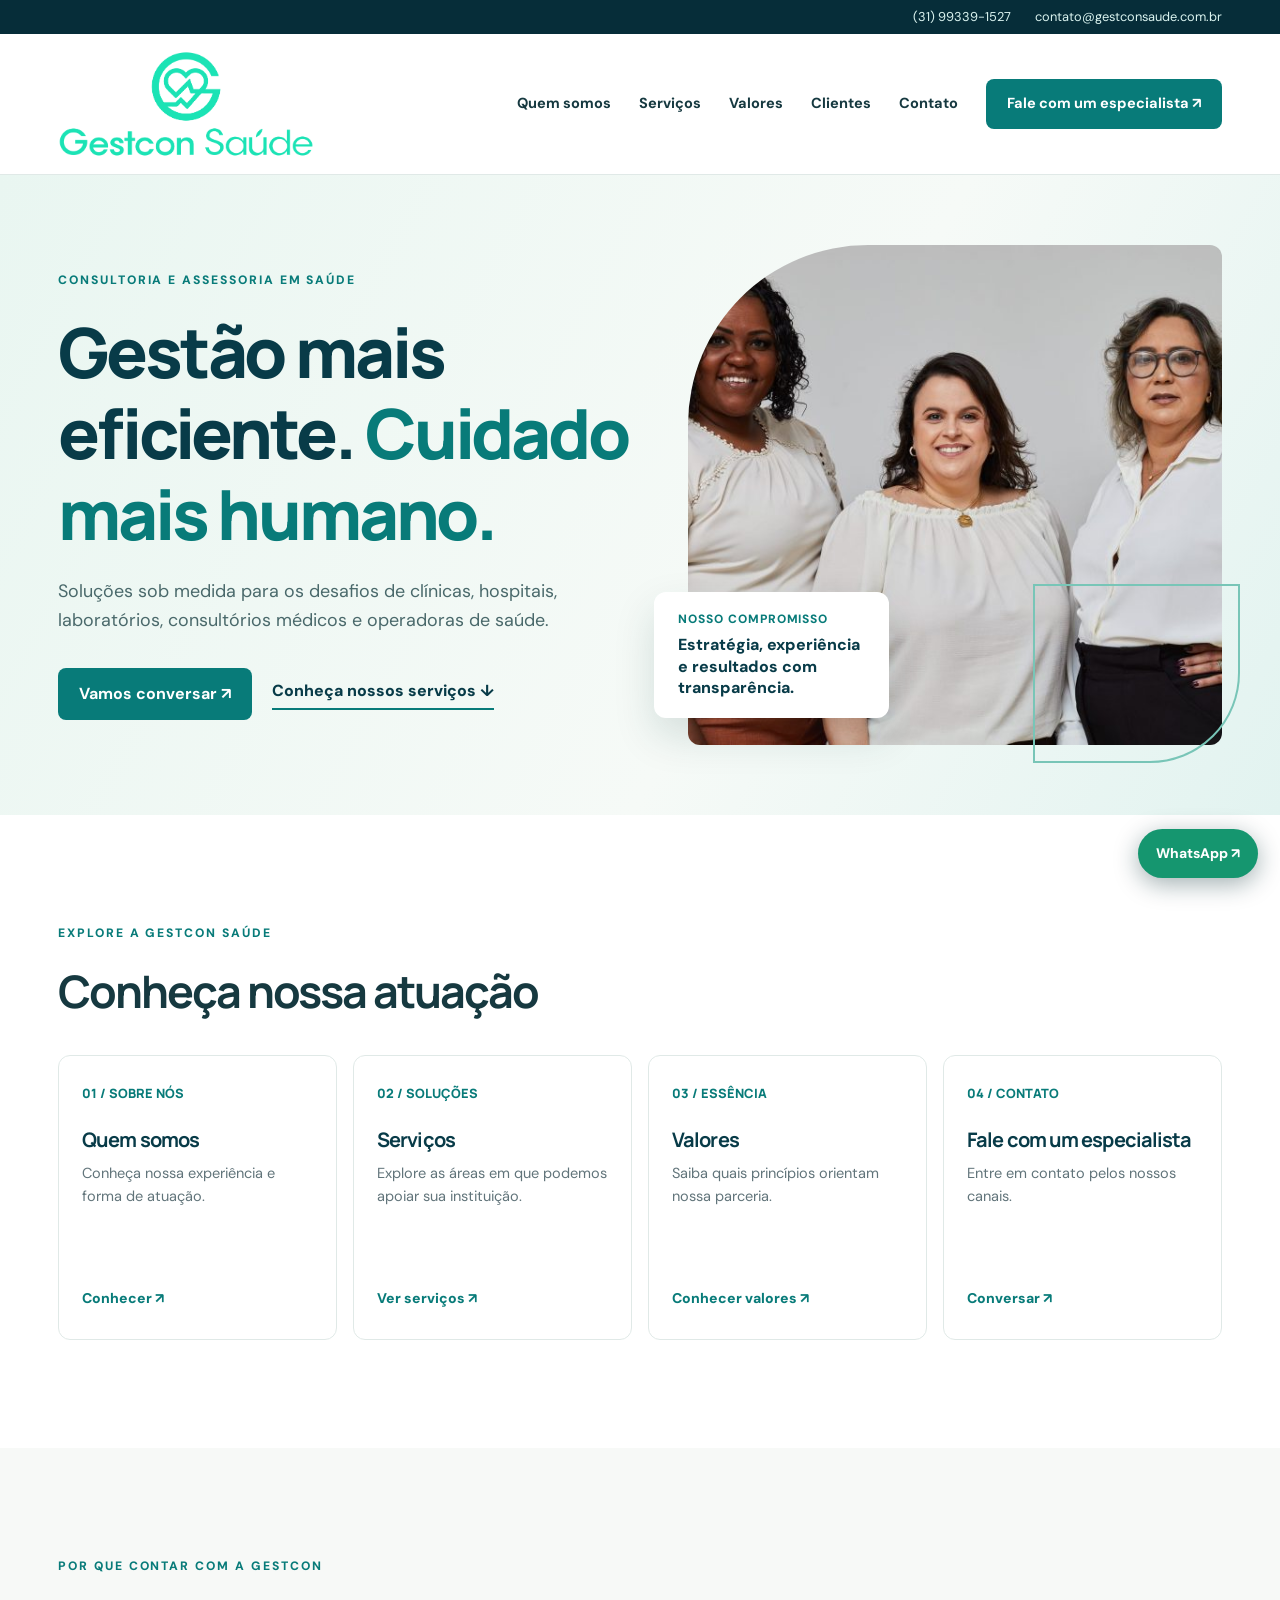
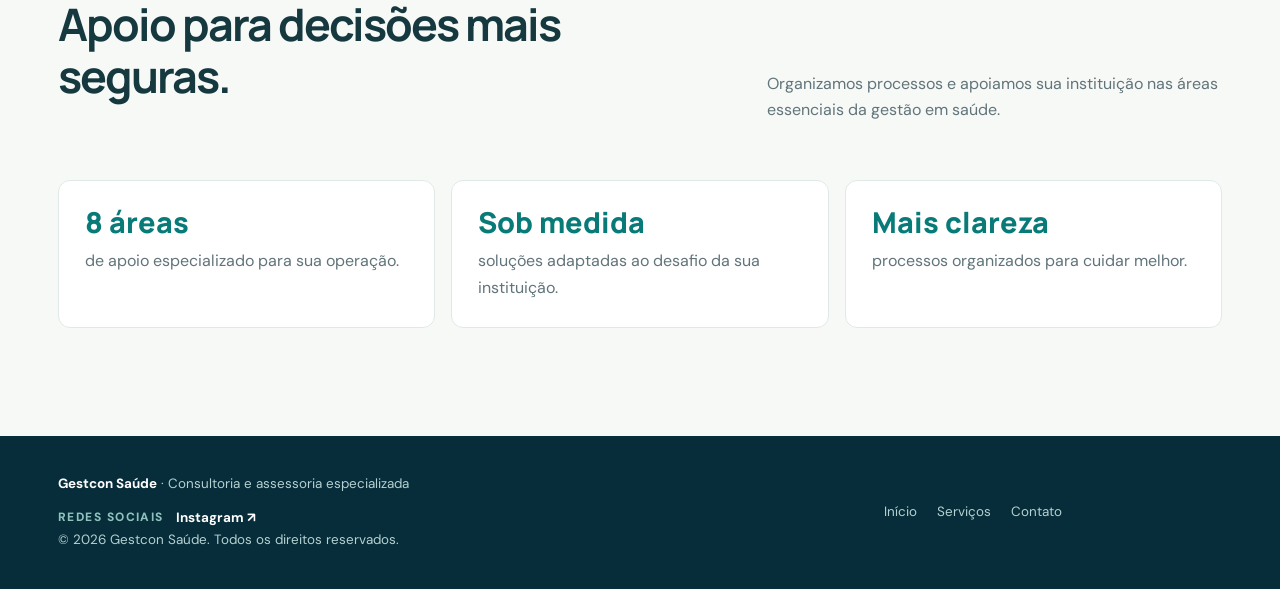
<file: index.html>
<!doctype html><html lang="pt-BR"><head><meta charset="utf-8"><meta name="viewport" content="width=device-width,initial-scale=1"><meta name="theme-color" content="#083b48"><meta name="description" content="Consultoria e assessoria em gestão de saúde para instituições de saúde."><title>Início | Gestcon Saúde</title><link rel="icon" type="image/png" href="favicon.png"><meta property="og:type" content="website"><meta property="og:locale" content="pt_BR"><meta property="og:site_name" content="Gestcon Saúde"><meta property="og:title" content="Início | Gestcon Saúde"><meta property="og:description" content="Consultoria e assessoria em gestão de saúde para instituições de saúde."><meta property="og:image" content="https://gestconsaude.com.br/hero-gestcon.jpg"><meta property="og:image:alt" content="Equipe da Gestcon Saúde"><meta name="twitter:card" content="summary_large_image"><link rel="canonical" href="https://gestconsaude.com.br/"><link rel="preconnect" href="https://fonts.googleapis.com"><link rel="preconnect" href="https://fonts.gstatic.com" crossorigin><link href="https://fonts.googleapis.com/css2?family=DM+Sans:wght@400;500;600;700&family=Manrope:wght@400;500;600;700;800&display=swap" rel="stylesheet"><link rel="stylesheet" href="styles.css"><link rel="stylesheet" href="home.css"><script type="application/ld+json">{"@context":"https://schema.org","@type":"Organization","name":"Gestcon Saúde","url":"https://gestconsaude.com.br/","logo":"https://gestconsaude.com.br/logo-gestcon-transparent.png","email":"contato@gestconsaude.com.br","telephone":"+55 31 99339-1527","description":"Consultoria e assessoria em gestão de saúde."}</script></head><body class="home-page"><a class="skip" href="#conteudo">Pular para o conteúdo</a><div class="top"><div class="wrap"><a href="tel:+5531993391527">(31) 99339-1527</a><a href="mailto:contato@gestconsaude.com.br">contato@gestconsaude.com.br</a></div></div><header><div class="wrap nav"><a class="brand" href="index.html" aria-label="Gestcon Saúde — início"><img class="logo" src="logo-gestcon-transparent.png" alt="Gestcon Saúde"></a><button class="menu-toggle" type="button" aria-label="Abrir menu" aria-expanded="false" aria-controls="navlinks">☰</button><nav class="links" id="navlinks" aria-label="Navegação principal"><a href="quem-somos.html">Quem somos</a><a href="servicos.html">Serviços</a><a href="valores.html">Valores</a><a href="quem-somos.html#clientes">Clientes</a><a href="fale-com-especialista.html">Contato</a><a class="btn" href="fale-com-especialista.html">Fale com um especialista ↗</a></nav></div></header><main id="conteudo"><section class="hero" id="inicio"><div class="wrap hero-grid"><div><div class="eyebrow">Consultoria e assessoria em saúde</div><h1>Gestão mais <span class="word-motion pulse-fast" tabindex="0">eficiente<span class="word-note" role="tooltip"><strong>eficiência</strong><span class="word-note-copy" data-text=" — substantivo. Capacidade de organizar processos, recursos e decisões para gerar melhores resultados na gestão da saúde."></span></span></span>. <em><span class="word-motion float-word" tabindex="0">Cuidado<span class="word-note" role="tooltip"><strong>cuidado</strong><span class="word-note-copy" data-text=" — substantivo. Atenção técnica e compromisso com pessoas, processos seguros e a qualidade da assistência."></span></span></span> mais <span class="word-motion pulse-slow" tabindex="0">humano<span class="word-note" role="tooltip"><strong>humano</strong><span class="word-note-copy" data-text=" — adjetivo. Gestão que escuta, respeita e aproxima resultados das necessidades reais de pacientes e equipes."></span></span></span>.</em></h1><p class="lead">Soluções sob medida para os desafios de clínicas, hospitais, laboratórios, consultórios médicos e operadoras de saúde.</p><div class="actions"><a class="btn" href="fale-com-especialista.html">Vamos conversar ↗</a><a class="textlink" href="servicos.html">Conheça nossos serviços ↓</a></div></div><div class="hero-art"><img src="hero-gestcon.jpg" alt="Equipe da Gestcon Saúde" loading="eager"><div class="float"><span>Nosso compromisso</span>Estratégia, experiência e resultados com transparência.</div></div></div></section><section class="section"><div class="wrap"><div class="eyebrow">Explore a Gestcon Saúde</div><h2>Conheça nossa atuação</h2><div class="cards"><article class="card"><span class="num">01 / SOBRE NÓS</span><h3>Quem somos</h3><p>Conheça nossa experiência e forma de atuação.</p><a href="quem-somos.html">Conhecer ↗</a></article><article class="card"><span class="num">02 / SOLUÇÕES</span><h3>Serviços</h3><p>Explore as áreas em que podemos apoiar sua instituição.</p><a href="servicos.html">Ver serviços ↗</a></article><article class="card"><span class="num">03 / ESSÊNCIA</span><h3>Valores</h3><p>Saiba quais princípios orientam nossa parceria.</p><a href="valores.html">Conhecer valores ↗</a></article><article class="card"><span class="num">04 / CONTATO</span><h3>Fale com um especialista</h3><p>Entre em contato pelos nossos canais.</p><a href="fale-com-especialista.html">Conversar ↗</a></article></div></div></section><section class="section proof"><div class="wrap"><div class="sectionhead"><div><div class="eyebrow">Por que contar com a Gestcon</div><h2>Apoio para decisões mais seguras.</h2></div><p>Organizamos processos e apoiamos sua instituição nas áreas essenciais da gestão em saúde.</p></div><div class="proof-grid"><div class="proof-item"><strong>8 áreas</strong><span>de apoio especializado para sua operação.</span></div><div class="proof-item"><strong>Sob medida</strong><span>soluções adaptadas ao desafio da sua instituição.</span></div><div class="proof-item"><strong>Mais clareza</strong><span>processos organizados para cuidar melhor.</span></div></div></div></section></main><footer class="footer"><div class="wrap"><div><strong>Gestcon Saúde</strong> · Consultoria e assessoria especializada<br><div class="socials"><span class="socials-label">Redes sociais</span><a class="social-link" href="https://www.instagram.com/gestconsaude/" target="_blank" rel="noopener noreferrer" aria-label="Instagram da Gestcon Saúde">Instagram ↗</a></div>© <span id="year">2026</span> Gestcon Saúde. Todos os direitos reservados.</div><nav aria-label="Links do rodapé"><a href="index.html">Início</a><a href="servicos.html">Serviços</a><a href="fale-com-especialista.html">Contato</a></nav></div></footer><a class="wa" href="https://api.whatsapp.com/send?phone=5531993391527&amp;text=Ol%C3%A1%21" target="_blank" rel="noopener noreferrer" aria-label="Fale conosco pelo WhatsApp">WhatsApp ↗</a><div class="exit-modal" id="exitModal" aria-hidden="true"><div class="exit-dialog" role="dialog" aria-modal="true" aria-labelledby="exitTitle"><button class="exit-close" type="button" aria-label="Fechar aviso">×</button><div class="eyebrow">Antes de você sair</div><h2 id="exitTitle">Uma gestão mais segura começa com uma boa orientação.</h2><p>Decisões sem apoio podem gerar retrabalho, desperdícios e riscos para sua instituição. A Gestcon Saúde ajuda você a transformar desafios em processos mais eficientes, cuidados e humanos.</p><a class="btn" href="fale-com-especialista.html">Falar com um especialista ↗</a></div></div><script src="site.js" defer></script></body></html>
</file>
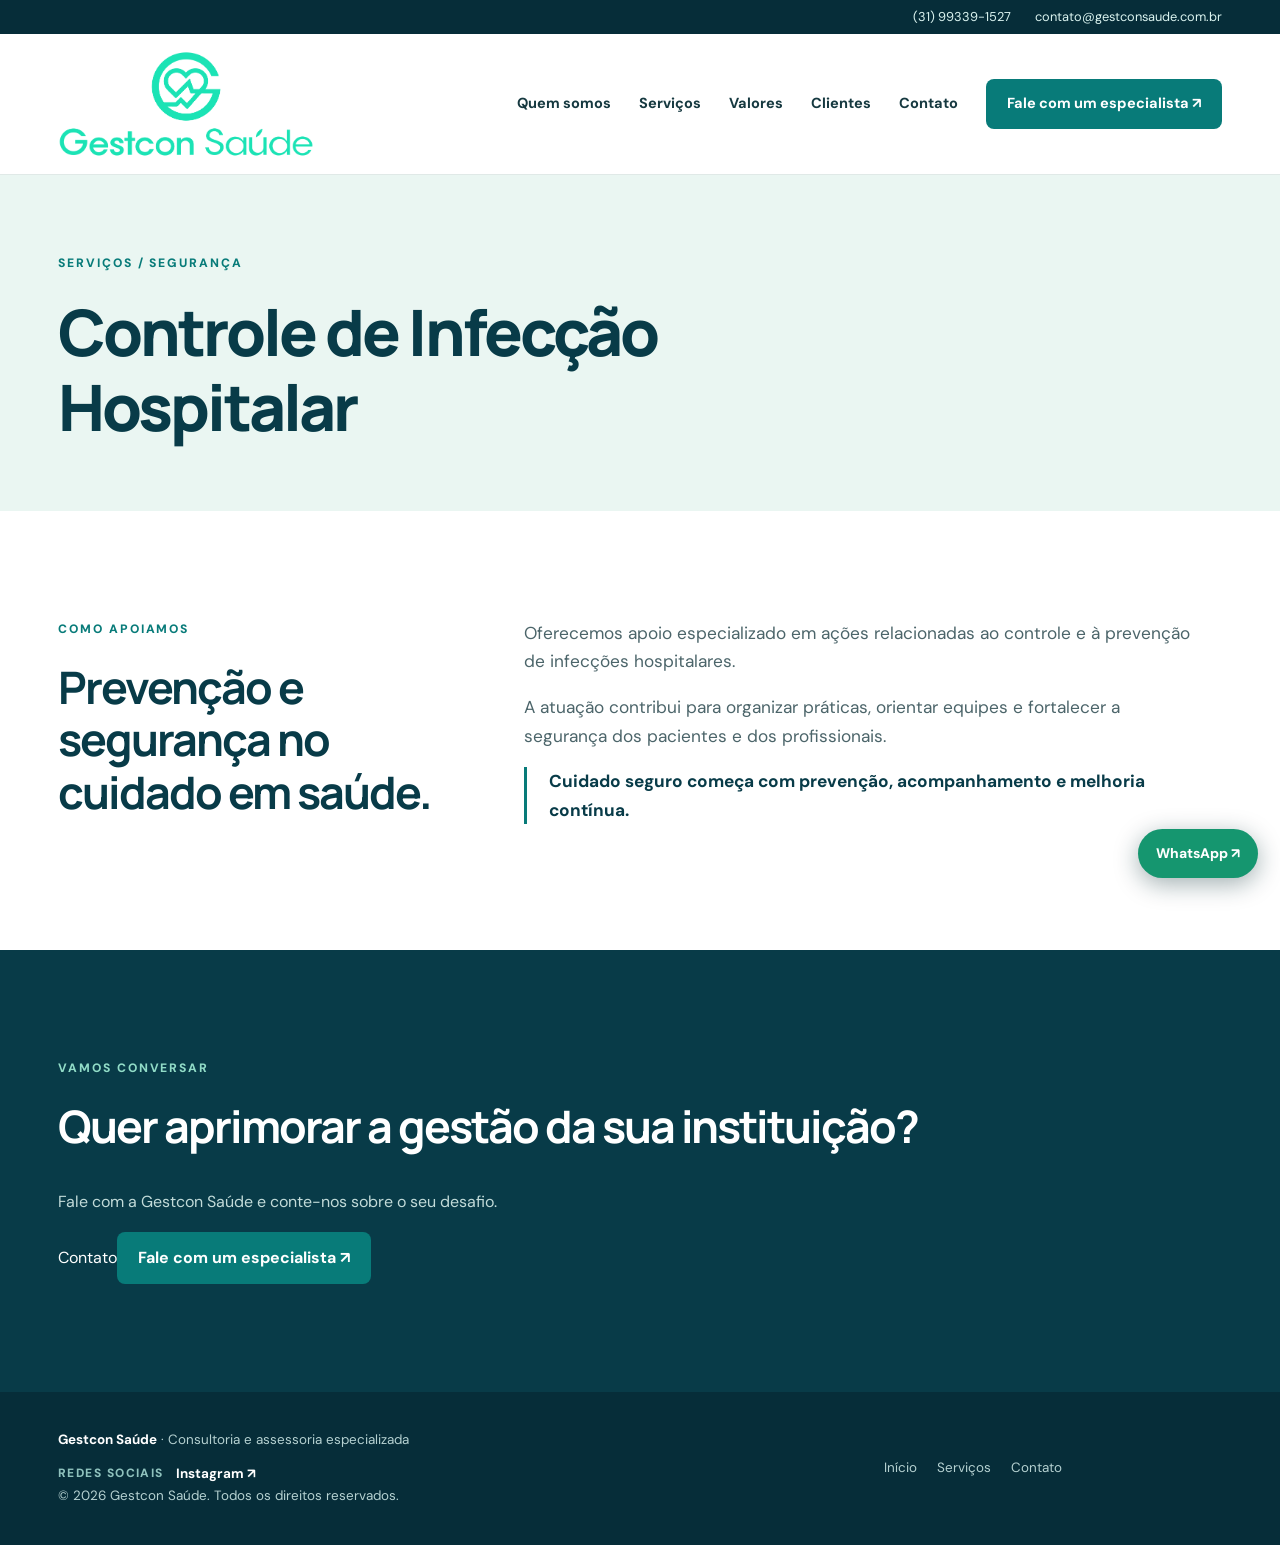
<file: controle-de-infeccao-hospitalar.html>
<!doctype html><html lang="pt-BR"><head><meta charset="utf-8"><meta name="viewport" content="width=device-width,initial-scale=1"><meta name="description" content="Controle de Infecção Hospitalar"><title>Controle de Infecção Hospitalar | Gestcon Saúde</title><link rel="icon" type="image/png" href="favicon.png"><meta property="og:type" content="website"><meta property="og:locale" content="pt_BR"><meta property="og:site_name" content="Gestcon Saúde"><meta property="og:title" content="Controle de Infecção Hospitalar | Gestcon Saúde"><meta property="og:description" content="Controle de Infecção Hospitalar"><meta property="og:image" content="https://gestconsaude.com.br/hero-gestcon.jpg"><meta property="og:image:alt" content="Equipe da Gestcon Saúde"><meta name="twitter:card" content="summary_large_image"><link rel="canonical" href="https://gestconsaude.com.br/controle-de-infeccao-hospitalar.html"><link rel="preconnect" href="https://fonts.googleapis.com"><link rel="preconnect" href="https://fonts.gstatic.com" crossorigin><link href="https://fonts.googleapis.com/css2?family=DM+Sans:wght@400;500;600;700&family=Manrope:wght@400;500;600;700;800&display=swap" rel="stylesheet"><link rel="stylesheet" href="styles.css"><link rel="stylesheet" href="inner-pages.css"></head><body class="inner-page"><a class="skip" href="#conteudo">Pular para o conteúdo</a><div class="top"><div class="wrap"><a href="tel:+5531993391527">(31) 99339-1527</a><a href="mailto:contato@gestconsaude.com.br">contato@gestconsaude.com.br</a></div></div><header><div class="wrap nav"><a class="brand" href="index.html"><img class="logo" src="logo-gestcon-transparent.png" alt="Gestcon Saúde"></a><button class="menu-toggle" type="button" aria-label="Abrir menu" aria-expanded="false">☰</button><nav class="links"><a href="quem-somos.html">Quem somos</a><a href="servicos.html">Serviços</a><a href="valores.html">Valores</a><a href="quem-somos.html#clientes">Clientes</a><a href="fale-com-especialista.html">Contato</a><a class="btn" href="fale-com-especialista.html">Fale com um especialista ↗</a></nav></div></header><main id="conteudo"><section class="intro"><div class="wrap"><div class="eyebrow">Serviços / Segurança</div><h1>Controle de Infecção Hospitalar</h1></div></section><section class="section"><div class="wrap content"><div><div class="eyebrow">Como apoiamos</div><h2>Prevenção e segurança no cuidado em saúde.</h2></div><div><p>Oferecemos apoio especializado em ações relacionadas ao controle e à prevenção de infecções hospitalares.</p><p>A atuação contribui para organizar práticas, orientar equipes e fortalecer a segurança dos pacientes e dos profissionais.</p><p class="quote">Cuidado seguro começa com prevenção, acompanhamento e melhoria contínua.</p></div></div></section><section class="section contact"><div class="wrap"><div class="eyebrow">Vamos conversar</div><h2>Quer aprimorar a gestão da sua instituição?</h2><p>Fale com a Gestcon Saúde e conte-nos sobre o seu desafio.</p><a href="fale-com-especialista.html">Contato</a><a class="btn" href="fale-com-especialista.html">Fale com um especialista ↗</a></div></section></main><footer class="footer"><div class="wrap"><div><strong>Gestcon Saúde</strong> · Consultoria e assessoria especializada<br><div class="socials"><span class="socials-label">Redes sociais</span><a class="social-link" href="https://www.instagram.com/gestconsaude/" target="_blank" rel="noopener noreferrer" aria-label="Instagram da Gestcon Saúde">Instagram ↗</a></div>© 2026 Gestcon Saúde. Todos os direitos reservados.</div><nav><a href="index.html">Início</a><a href="servicos.html">Serviços</a><a href="fale-com-especialista.html">Contato</a></nav></div></footer><a class="wa" href="https://api.whatsapp.com/send?phone=5531993391527&amp;text=Ol%C3%A1%21" target="_blank" rel="noopener noreferrer">WhatsApp ↗</a><script src="site.js" defer></script></body></html>
</file>
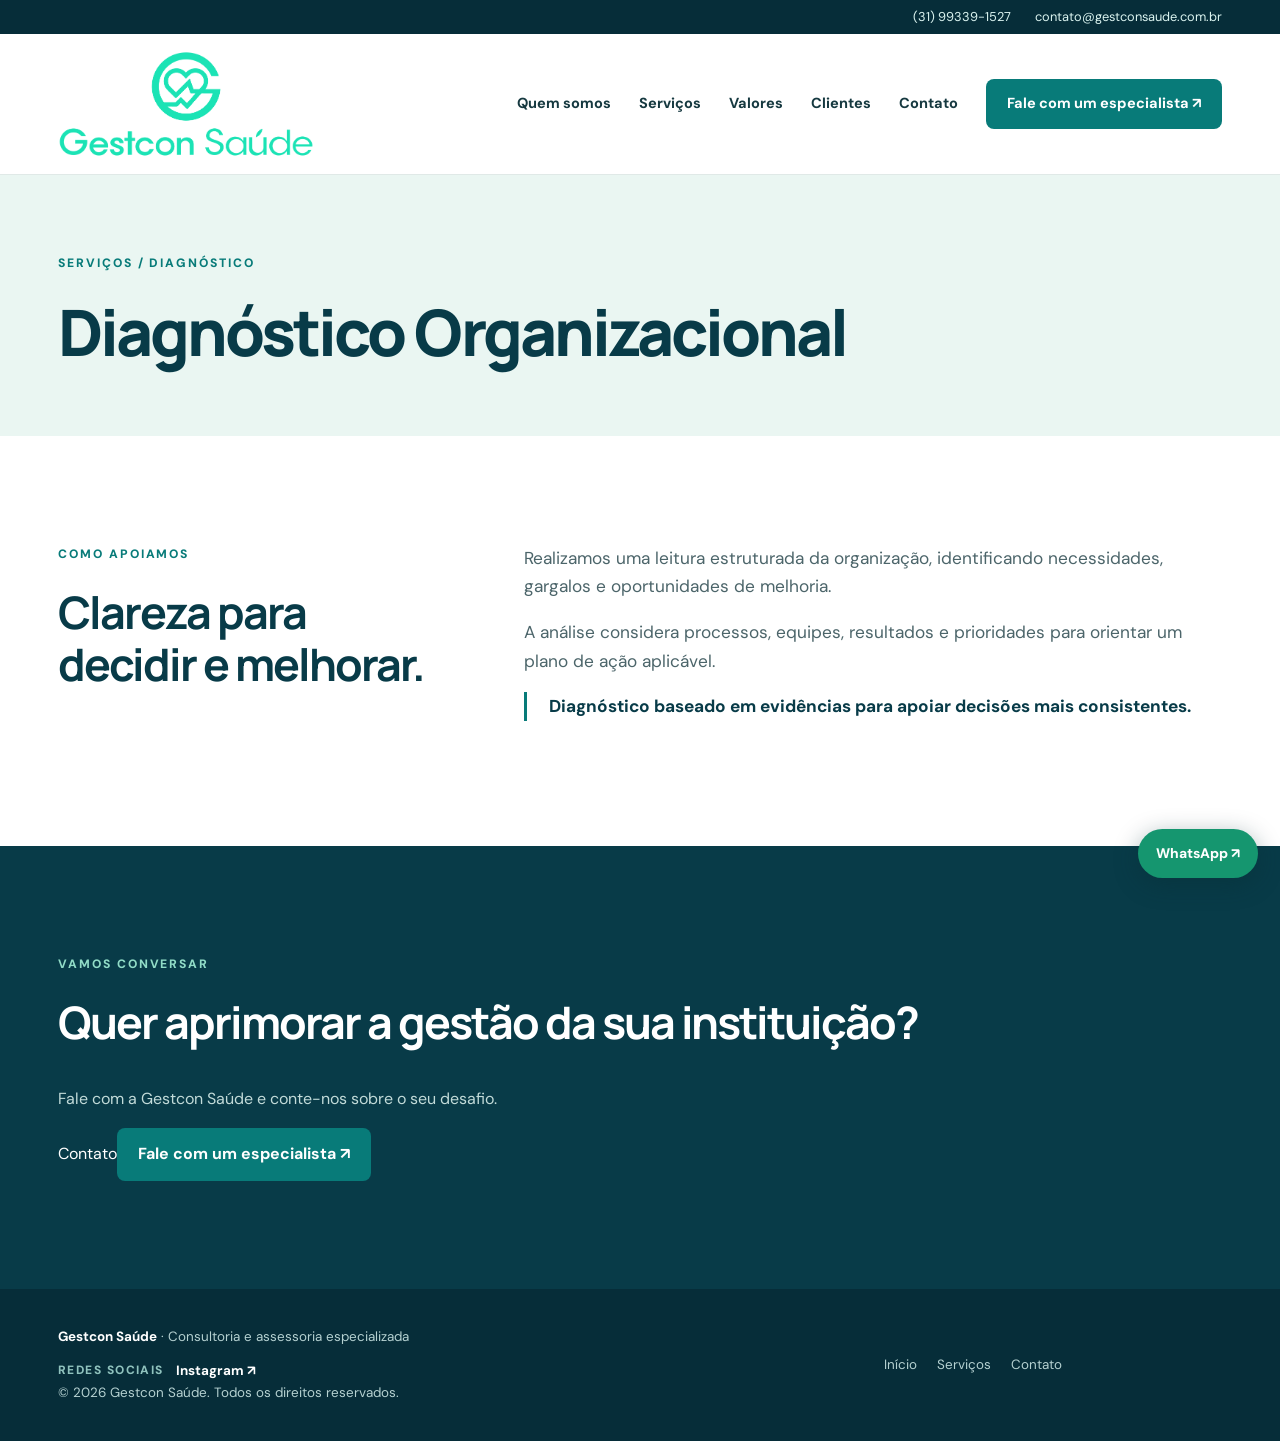
<file: diagnostico-organizacional.html>
<!doctype html><html lang="pt-BR"><head><meta charset="utf-8"><meta name="viewport" content="width=device-width,initial-scale=1"><meta name="description" content="Diagnóstico Organizacional"><title>Diagnóstico Organizacional | Gestcon Saúde</title><link rel="icon" type="image/png" href="favicon.png"><meta property="og:type" content="website"><meta property="og:locale" content="pt_BR"><meta property="og:site_name" content="Gestcon Saúde"><meta property="og:title" content="Diagnóstico Organizacional | Gestcon Saúde"><meta property="og:description" content="Diagnóstico Organizacional"><meta property="og:image" content="https://gestconsaude.com.br/hero-gestcon.jpg"><meta property="og:image:alt" content="Equipe da Gestcon Saúde"><meta name="twitter:card" content="summary_large_image"><link rel="canonical" href="https://gestconsaude.com.br/diagnostico-organizacional.html"><link rel="preconnect" href="https://fonts.googleapis.com"><link rel="preconnect" href="https://fonts.gstatic.com" crossorigin><link href="https://fonts.googleapis.com/css2?family=DM+Sans:wght@400;500;600;700&family=Manrope:wght@400;500;600;700;800&display=swap" rel="stylesheet"><link rel="stylesheet" href="styles.css"><link rel="stylesheet" href="inner-pages.css"></head><body class="inner-page"><a class="skip" href="#conteudo">Pular para o conteúdo</a><div class="top"><div class="wrap"><a href="tel:+5531993391527">(31) 99339-1527</a><a href="mailto:contato@gestconsaude.com.br">contato@gestconsaude.com.br</a></div></div><header><div class="wrap nav"><a class="brand" href="index.html"><img class="logo" src="logo-gestcon-transparent.png" alt="Gestcon Saúde"></a><button class="menu-toggle" type="button" aria-label="Abrir menu" aria-expanded="false">☰</button><nav class="links"><a href="quem-somos.html">Quem somos</a><a href="servicos.html">Serviços</a><a href="valores.html">Valores</a><a href="quem-somos.html#clientes">Clientes</a><a href="fale-com-especialista.html">Contato</a><a class="btn" href="fale-com-especialista.html">Fale com um especialista ↗</a></nav></div></header><main id="conteudo"><section class="intro"><div class="wrap"><div class="eyebrow">Serviços / Diagnóstico</div><h1>Diagnóstico Organizacional</h1></div></section><section class="section"><div class="wrap content"><div><div class="eyebrow">Como apoiamos</div><h2>Clareza para decidir e melhorar.</h2></div><div><p>Realizamos uma leitura estruturada da organização, identificando necessidades, gargalos e oportunidades de melhoria.</p><p>A análise considera processos, equipes, resultados e prioridades para orientar um plano de ação aplicável.</p><p class="quote">Diagnóstico baseado em evidências para apoiar decisões mais consistentes.</p></div></div></section><section class="section contact"><div class="wrap"><div class="eyebrow">Vamos conversar</div><h2>Quer aprimorar a gestão da sua instituição?</h2><p>Fale com a Gestcon Saúde e conte-nos sobre o seu desafio.</p><a href="fale-com-especialista.html">Contato</a><a class="btn" href="fale-com-especialista.html">Fale com um especialista ↗</a></div></section></main><footer class="footer"><div class="wrap"><div><strong>Gestcon Saúde</strong> · Consultoria e assessoria especializada<br><div class="socials"><span class="socials-label">Redes sociais</span><a class="social-link" href="https://www.instagram.com/gestconsaude/" target="_blank" rel="noopener noreferrer" aria-label="Instagram da Gestcon Saúde">Instagram ↗</a></div>© 2026 Gestcon Saúde. Todos os direitos reservados.</div><nav><a href="index.html">Início</a><a href="servicos.html">Serviços</a><a href="fale-com-especialista.html">Contato</a></nav></div></footer><a class="wa" href="https://api.whatsapp.com/send?phone=5531993391527&amp;text=Ol%C3%A1%21" target="_blank" rel="noopener noreferrer">WhatsApp ↗</a><script src="site.js" defer></script></body></html>
</file>
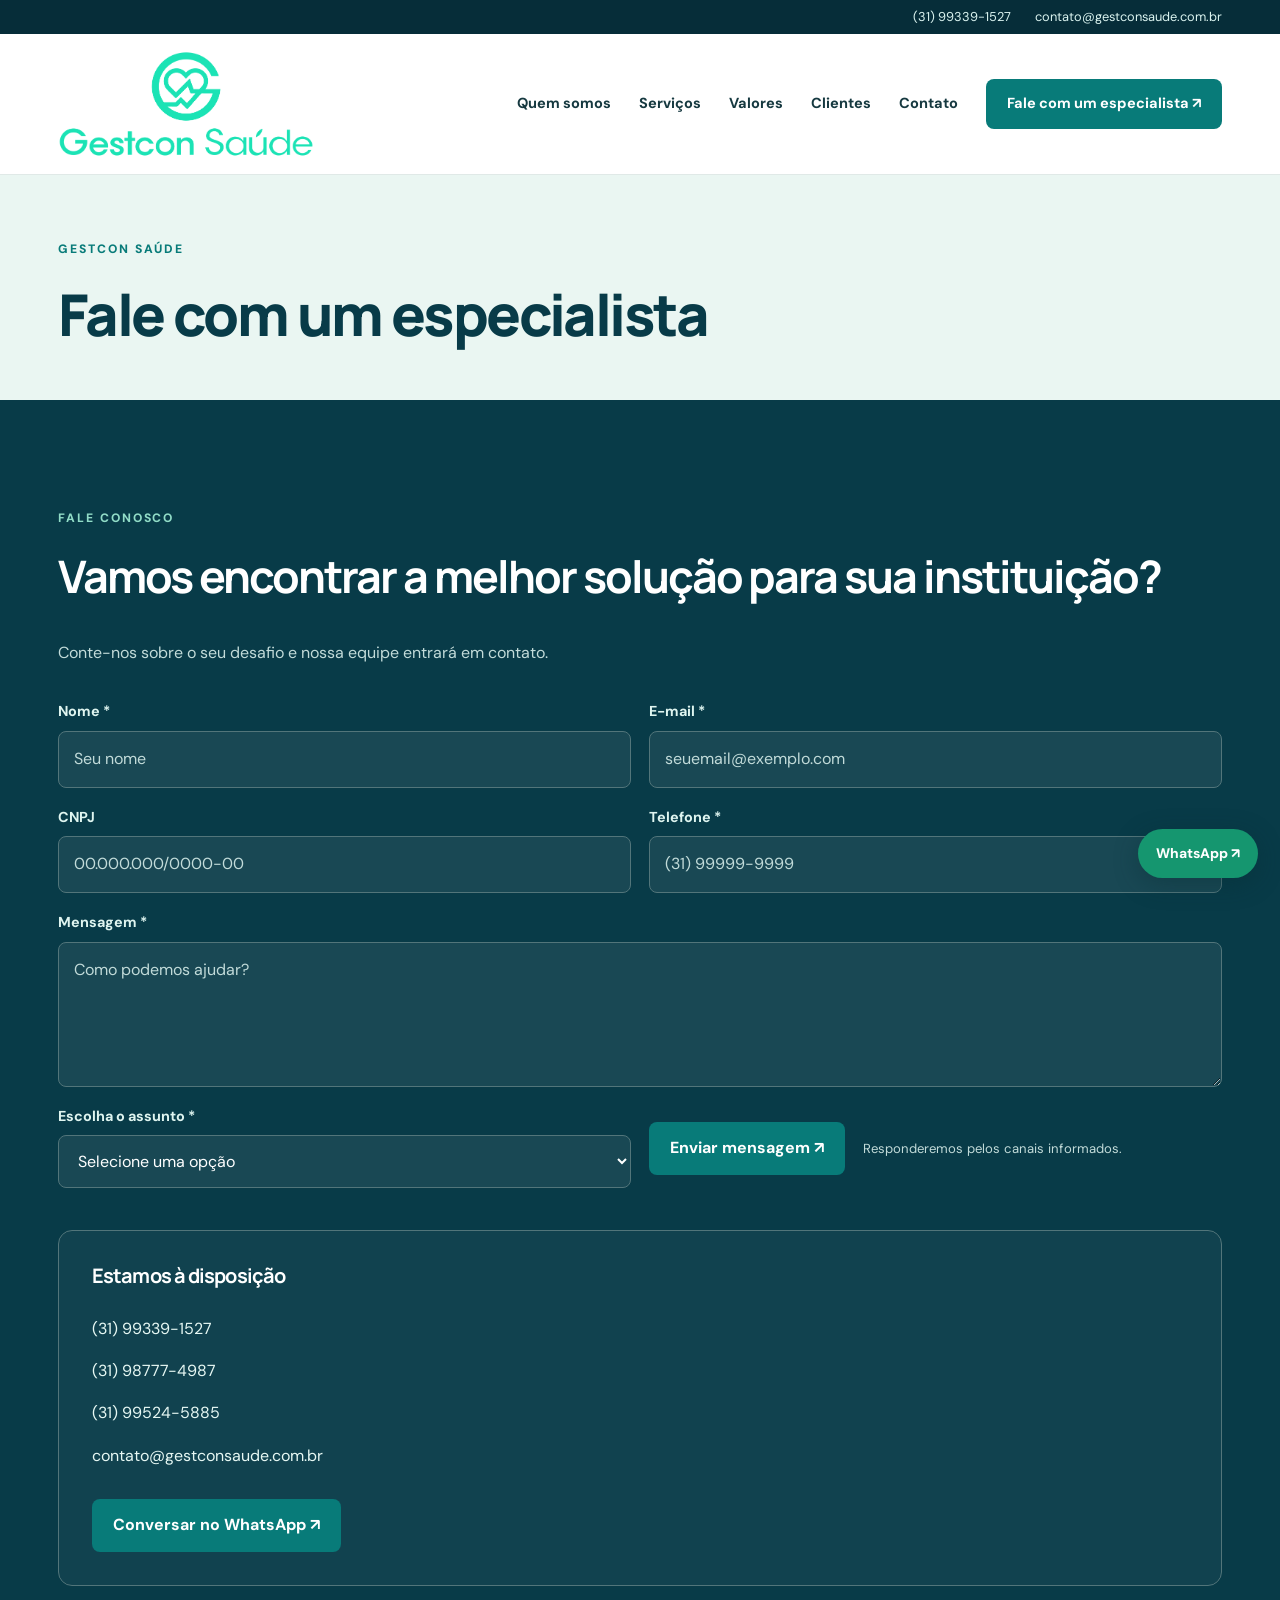
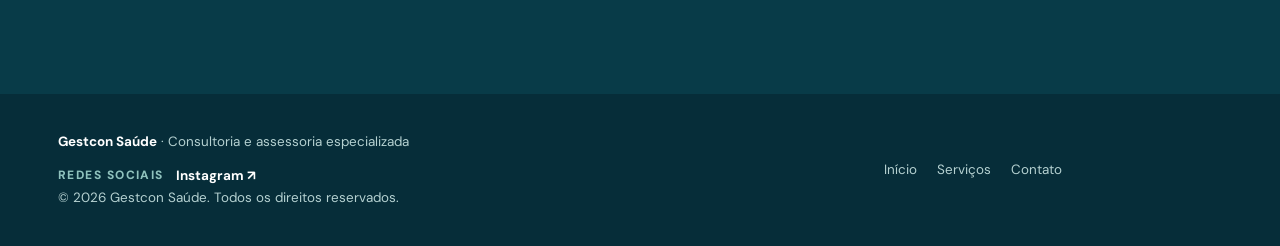
<file: fale-com-especialista.html>
<!doctype html><html lang="pt-BR"><head><meta charset="utf-8"><meta name="viewport" content="width=device-width,initial-scale=1"><meta name="theme-color" content="#083b48"><meta name="description" content="Consultoria e assessoria em gestão de saúde para instituições de saúde."><title>Fale com um especialista | Gestcon Saúde</title><link rel="icon" type="image/png" href="favicon.png"><meta property="og:type" content="website"><meta property="og:locale" content="pt_BR"><meta property="og:site_name" content="Gestcon Saúde"><meta property="og:title" content="Fale com um especialista | Gestcon Saúde"><meta property="og:description" content="Consultoria e assessoria em gestão de saúde para instituições de saúde."><meta property="og:image" content="https://gestconsaude.com.br/hero-gestcon.jpg"><meta property="og:image:alt" content="Equipe da Gestcon Saúde"><meta name="twitter:card" content="summary_large_image"><link rel="canonical" href="https://gestconsaude.com.br/fale-com-especialista.html"><link rel="preconnect" href="https://fonts.googleapis.com"><link rel="preconnect" href="https://fonts.gstatic.com" crossorigin><link href="https://fonts.googleapis.com/css2?family=DM+Sans:wght@400;500;600;700&family=Manrope:wght@400;500;600;700;800&display=swap" rel="stylesheet"><link rel="stylesheet" href="styles.css"><link rel="stylesheet" href="inner-pages.css"><link rel="stylesheet" href="form.css"></head><body class="inner-page"><a class="skip" href="#conteudo">Pular para o conteúdo</a><div class="top"><div class="wrap"><a href="tel:+5531993391527">(31) 99339-1527</a><a href="mailto:contato@gestconsaude.com.br">contato@gestconsaude.com.br</a></div></div><header><div class="wrap nav"><a class="brand" href="index.html" aria-label="Gestcon Saúde — início"><img class="logo" src="logo-gestcon-transparent.png" alt="Gestcon Saúde"></a><button class="menu-toggle" type="button" aria-label="Abrir menu" aria-expanded="false" aria-controls="navlinks">☰</button><nav class="links" id="navlinks" aria-label="Navegação principal"><a href="quem-somos.html">Quem somos</a><a href="servicos.html">Serviços</a><a href="valores.html">Valores</a><a href="quem-somos.html#clientes">Clientes</a><a href="fale-com-especialista.html">Contato</a><a class="btn" href="fale-com-especialista.html">Fale com um especialista ↗</a></nav></div></header><main id="conteudo"><div class="page-intro"><div class="wrap"><div class="eyebrow">Gestcon Saúde</div><h1>Fale com um especialista</h1></div></div><section class="section contact" id="contato"><div class="wrap"><div class="eyebrow">Fale conosco</div><h2>Vamos encontrar a melhor solução para sua instituição?</h2><p>Conte-nos sobre o seu desafio e nossa equipe entrará em contato.</p><form class="contact-form" action="#" method="post"><div class="field"><label for="nome">Nome *</label><input id="nome" name="nome" type="text" placeholder="Seu nome" autocomplete="name" required></div><div class="field"><label for="email">E-mail *</label><input id="email" name="email" type="email" placeholder="seuemail@exemplo.com" autocomplete="email" required></div><div class="field"><label for="cnpj">CNPJ</label><input id="cnpj" name="cnpj" type="text" placeholder="00.000.000/0000-00" inputmode="numeric" autocomplete="organization"></div><div class="field"><label for="telefone">Telefone *</label><input id="telefone" name="telefone" type="tel" placeholder="(31) 99999-9999" autocomplete="tel" required></div><div class="field full"><label for="mensagem">Mensagem *</label><textarea id="mensagem" name="mensagem" placeholder="Como podemos ajudar?" required></textarea></div><div class="field"><label for="assunto">Escolha o assunto *</label><select id="assunto" name="assunto" required><option value="">Selecione uma opção</option><option>Gestão de Suprimentos</option><option>Gestão do Faturamento</option><option>Diagnóstico Organizacional</option><option>Gestão de Contratos</option><option>Gestão da Qualidade</option><option>Gestão Regulatória</option><option>Vigilância Sanitária</option><option>Treinamentos</option><option>Controle de Infecção Hospitalar</option><option>Outras dúvidas</option></select></div><div class="form-actions"><button class="btn" type="submit">Enviar mensagem ↗</button><p class="form-note">Responderemos pelos canais informados.</p></div></form><div class="contactbox form-contactbox"><h3>Estamos à disposição</h3><a href="tel:+5531993391527">(31) 99339-1527</a><a href="tel:+5531987774987">(31) 98777-4987</a><a href="tel:+5531995245885">(31) 99524-5885</a><a href="mailto:contato@gestconsaude.com.br">contato@gestconsaude.com.br</a><a class="btn" href="https://api.whatsapp.com/send?phone=5531993391527&amp;text=Ol%C3%A1%21%20Gostaria%20de%20conhecer%20os%20servi%C3%A7os%20da%20Gestcon%20Sa%C3%BAde." target="_blank" rel="noopener noreferrer">Conversar no WhatsApp ↗</a></div></div></section></main><footer class="footer"><div class="wrap"><div><strong>Gestcon Saúde</strong> · Consultoria e assessoria especializada<br><div class="socials"><span class="socials-label">Redes sociais</span><a class="social-link" href="https://www.instagram.com/gestconsaude/" target="_blank" rel="noopener noreferrer" aria-label="Instagram da Gestcon Saúde">Instagram ↗</a></div>© <span id="year">2026</span> Gestcon Saúde. Todos os direitos reservados.</div><nav aria-label="Links do rodapé"><a href="index.html">Início</a><a href="servicos.html">Serviços</a><a href="fale-com-especialista.html">Contato</a></nav></div></footer><a class="wa" href="https://api.whatsapp.com/send?phone=5531993391527&amp;text=Ol%C3%A1%21" target="_blank" rel="noopener noreferrer" aria-label="Fale conosco pelo WhatsApp">WhatsApp ↗</a><script src="site.js" defer></script></body></html>
</file>
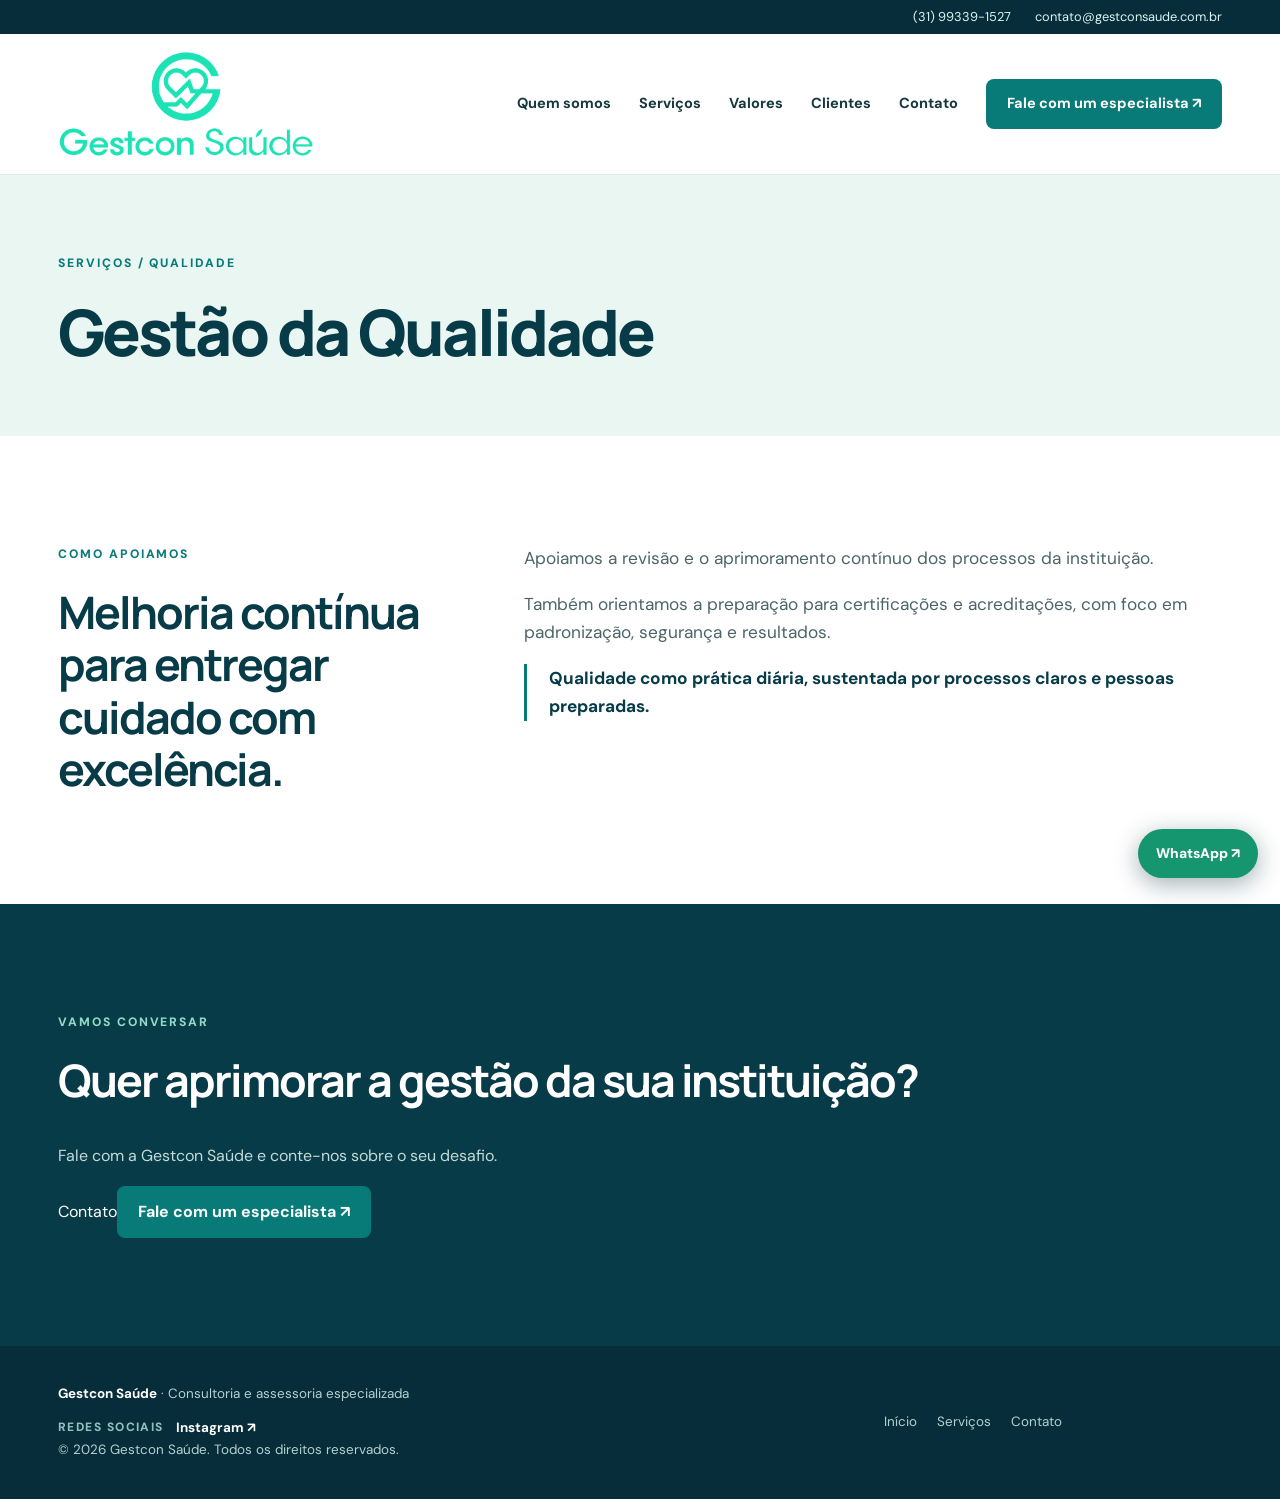
<file: gestao-da-qualidade.html>
<!doctype html><html lang="pt-BR"><head><meta charset="utf-8"><meta name="viewport" content="width=device-width,initial-scale=1"><meta name="description" content="Gestão da Qualidade"><title>Gestão da Qualidade | Gestcon Saúde</title><link rel="icon" type="image/png" href="favicon.png"><meta property="og:type" content="website"><meta property="og:locale" content="pt_BR"><meta property="og:site_name" content="Gestcon Saúde"><meta property="og:title" content="Gestão da Qualidade | Gestcon Saúde"><meta property="og:description" content="Gestão da Qualidade"><meta property="og:image" content="https://gestconsaude.com.br/hero-gestcon.jpg"><meta property="og:image:alt" content="Equipe da Gestcon Saúde"><meta name="twitter:card" content="summary_large_image"><link rel="canonical" href="https://gestconsaude.com.br/gestao-da-qualidade.html"><link rel="preconnect" href="https://fonts.googleapis.com"><link rel="preconnect" href="https://fonts.gstatic.com" crossorigin><link href="https://fonts.googleapis.com/css2?family=DM+Sans:wght@400;500;600;700&family=Manrope:wght@400;500;600;700;800&display=swap" rel="stylesheet"><link rel="stylesheet" href="styles.css"><link rel="stylesheet" href="inner-pages.css"></head><body class="inner-page"><a class="skip" href="#conteudo">Pular para o conteúdo</a><div class="top"><div class="wrap"><a href="tel:+5531993391527">(31) 99339-1527</a><a href="mailto:contato@gestconsaude.com.br">contato@gestconsaude.com.br</a></div></div><header><div class="wrap nav"><a class="brand" href="index.html"><img class="logo" src="logo-gestcon-transparent.png" alt="Gestcon Saúde"></a><button class="menu-toggle" type="button" aria-label="Abrir menu" aria-expanded="false">☰</button><nav class="links"><a href="quem-somos.html">Quem somos</a><a href="servicos.html">Serviços</a><a href="valores.html">Valores</a><a href="quem-somos.html#clientes">Clientes</a><a href="fale-com-especialista.html">Contato</a><a class="btn" href="fale-com-especialista.html">Fale com um especialista ↗</a></nav></div></header><main id="conteudo"><section class="intro"><div class="wrap"><div class="eyebrow">Serviços / Qualidade</div><h1>Gestão da Qualidade</h1></div></section><section class="section"><div class="wrap content"><div><div class="eyebrow">Como apoiamos</div><h2>Melhoria contínua para entregar cuidado com excelência.</h2></div><div><p>Apoiamos a revisão e o aprimoramento contínuo dos processos da instituição.</p><p>Também orientamos a preparação para certificações e acreditações, com foco em padronização, segurança e resultados.</p><p class="quote">Qualidade como prática diária, sustentada por processos claros e pessoas preparadas.</p></div></div></section><section class="section contact"><div class="wrap"><div class="eyebrow">Vamos conversar</div><h2>Quer aprimorar a gestão da sua instituição?</h2><p>Fale com a Gestcon Saúde e conte-nos sobre o seu desafio.</p><a href="fale-com-especialista.html">Contato</a><a class="btn" href="fale-com-especialista.html">Fale com um especialista ↗</a></div></section></main><footer class="footer"><div class="wrap"><div><strong>Gestcon Saúde</strong> · Consultoria e assessoria especializada<br><div class="socials"><span class="socials-label">Redes sociais</span><a class="social-link" href="https://www.instagram.com/gestconsaude/" target="_blank" rel="noopener noreferrer" aria-label="Instagram da Gestcon Saúde">Instagram ↗</a></div>© 2026 Gestcon Saúde. Todos os direitos reservados.</div><nav><a href="index.html">Início</a><a href="servicos.html">Serviços</a><a href="fale-com-especialista.html">Contato</a></nav></div></footer><a class="wa" href="https://api.whatsapp.com/send?phone=5531993391527&amp;text=Ol%C3%A1%21" target="_blank" rel="noopener noreferrer">WhatsApp ↗</a><script src="site.js" defer></script></body></html>
</file>
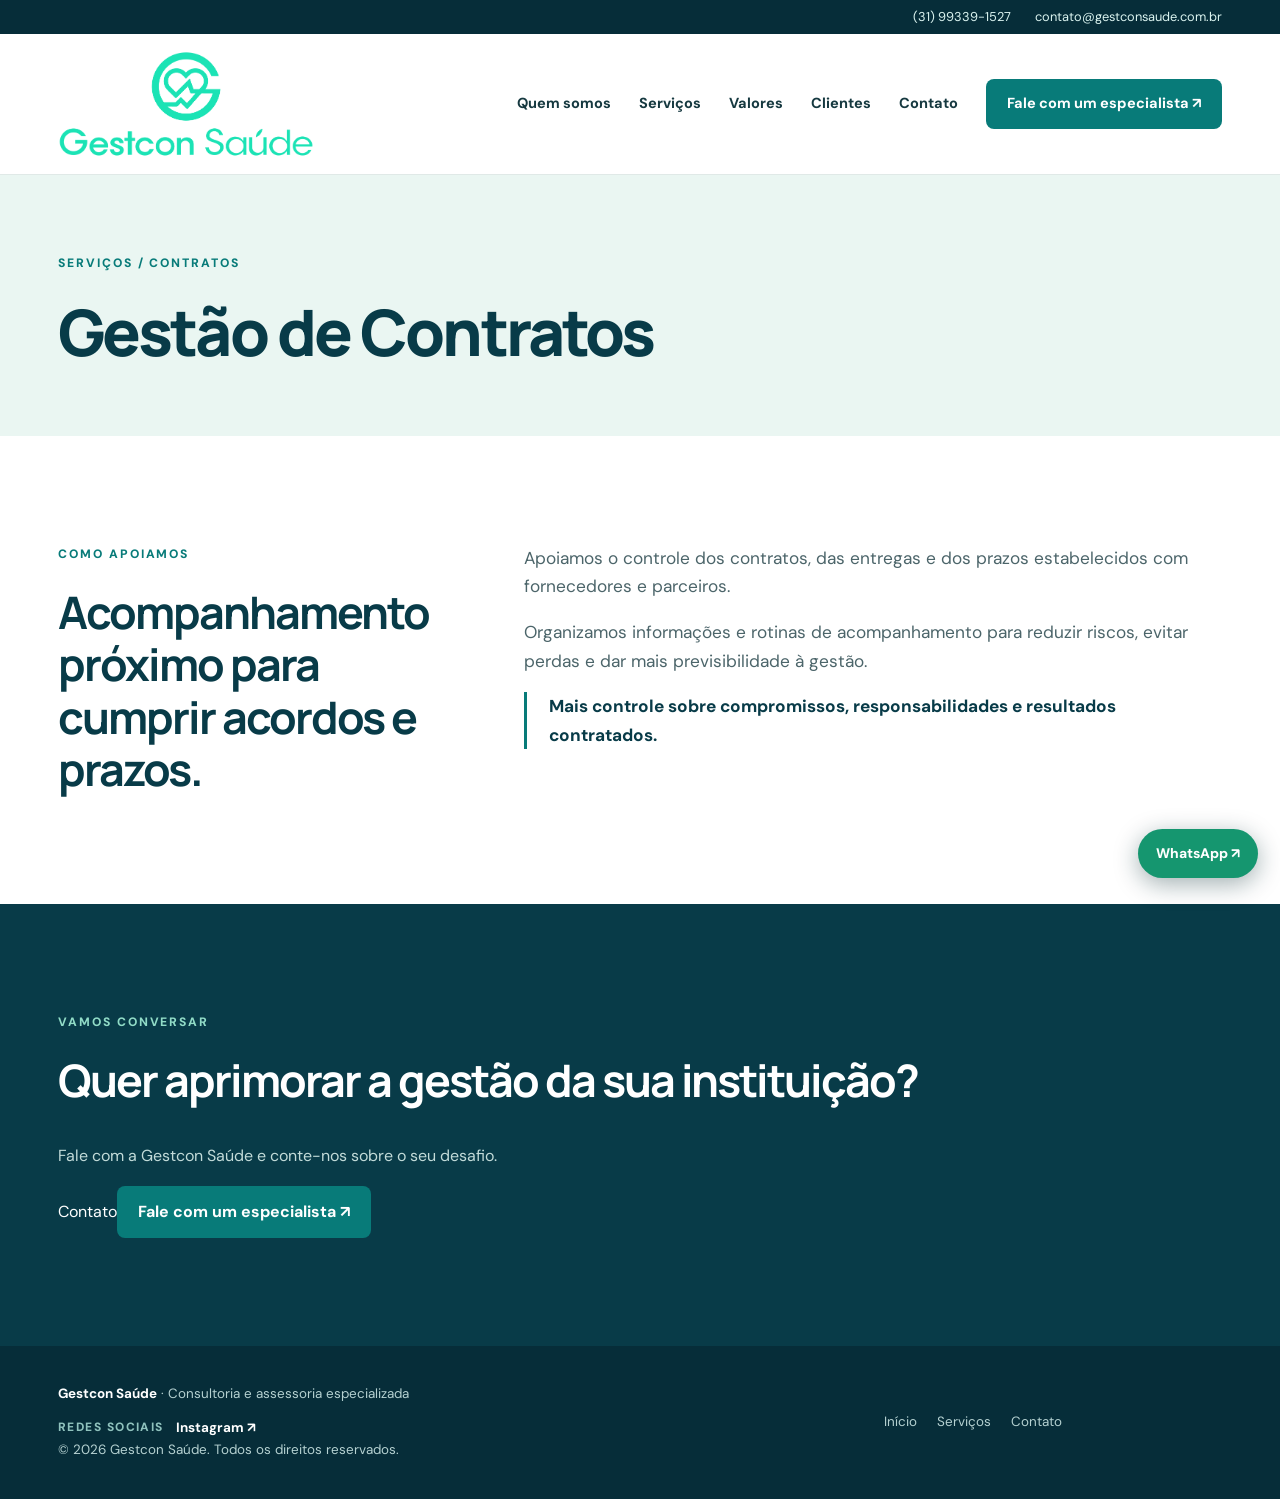
<file: gestao-de-contratos.html>
<!doctype html><html lang="pt-BR"><head><meta charset="utf-8"><meta name="viewport" content="width=device-width,initial-scale=1"><meta name="description" content="Gestão de Contratos"><title>Gestão de Contratos | Gestcon Saúde</title><link rel="icon" type="image/png" href="favicon.png"><meta property="og:type" content="website"><meta property="og:locale" content="pt_BR"><meta property="og:site_name" content="Gestcon Saúde"><meta property="og:title" content="Gestão de Contratos | Gestcon Saúde"><meta property="og:description" content="Gestão de Contratos"><meta property="og:image" content="https://gestconsaude.com.br/hero-gestcon.jpg"><meta property="og:image:alt" content="Equipe da Gestcon Saúde"><meta name="twitter:card" content="summary_large_image"><link rel="canonical" href="https://gestconsaude.com.br/gestao-de-contratos.html"><link rel="preconnect" href="https://fonts.googleapis.com"><link rel="preconnect" href="https://fonts.gstatic.com" crossorigin><link href="https://fonts.googleapis.com/css2?family=DM+Sans:wght@400;500;600;700&family=Manrope:wght@400;500;600;700;800&display=swap" rel="stylesheet"><link rel="stylesheet" href="styles.css"><link rel="stylesheet" href="inner-pages.css"></head><body class="inner-page"><a class="skip" href="#conteudo">Pular para o conteúdo</a><div class="top"><div class="wrap"><a href="tel:+5531993391527">(31) 99339-1527</a><a href="mailto:contato@gestconsaude.com.br">contato@gestconsaude.com.br</a></div></div><header><div class="wrap nav"><a class="brand" href="index.html"><img class="logo" src="logo-gestcon-transparent.png" alt="Gestcon Saúde"></a><button class="menu-toggle" type="button" aria-label="Abrir menu" aria-expanded="false">☰</button><nav class="links"><a href="quem-somos.html">Quem somos</a><a href="servicos.html">Serviços</a><a href="valores.html">Valores</a><a href="quem-somos.html#clientes">Clientes</a><a href="fale-com-especialista.html">Contato</a><a class="btn" href="fale-com-especialista.html">Fale com um especialista ↗</a></nav></div></header><main id="conteudo"><section class="intro"><div class="wrap"><div class="eyebrow">Serviços / Contratos</div><h1>Gestão de Contratos</h1></div></section><section class="section"><div class="wrap content"><div><div class="eyebrow">Como apoiamos</div><h2>Acompanhamento próximo para cumprir acordos e prazos.</h2></div><div><p>Apoiamos o controle dos contratos, das entregas e dos prazos estabelecidos com fornecedores e parceiros.</p><p>Organizamos informações e rotinas de acompanhamento para reduzir riscos, evitar perdas e dar mais previsibilidade à gestão.</p><p class="quote">Mais controle sobre compromissos, responsabilidades e resultados contratados.</p></div></div></section><section class="section contact"><div class="wrap"><div class="eyebrow">Vamos conversar</div><h2>Quer aprimorar a gestão da sua instituição?</h2><p>Fale com a Gestcon Saúde e conte-nos sobre o seu desafio.</p><a href="fale-com-especialista.html">Contato</a><a class="btn" href="fale-com-especialista.html">Fale com um especialista ↗</a></div></section></main><footer class="footer"><div class="wrap"><div><strong>Gestcon Saúde</strong> · Consultoria e assessoria especializada<br><div class="socials"><span class="socials-label">Redes sociais</span><a class="social-link" href="https://www.instagram.com/gestconsaude/" target="_blank" rel="noopener noreferrer" aria-label="Instagram da Gestcon Saúde">Instagram ↗</a></div>© 2026 Gestcon Saúde. Todos os direitos reservados.</div><nav><a href="index.html">Início</a><a href="servicos.html">Serviços</a><a href="fale-com-especialista.html">Contato</a></nav></div></footer><a class="wa" href="https://api.whatsapp.com/send?phone=5531993391527&amp;text=Ol%C3%A1%21" target="_blank" rel="noopener noreferrer">WhatsApp ↗</a><script src="site.js" defer></script></body></html>
</file>
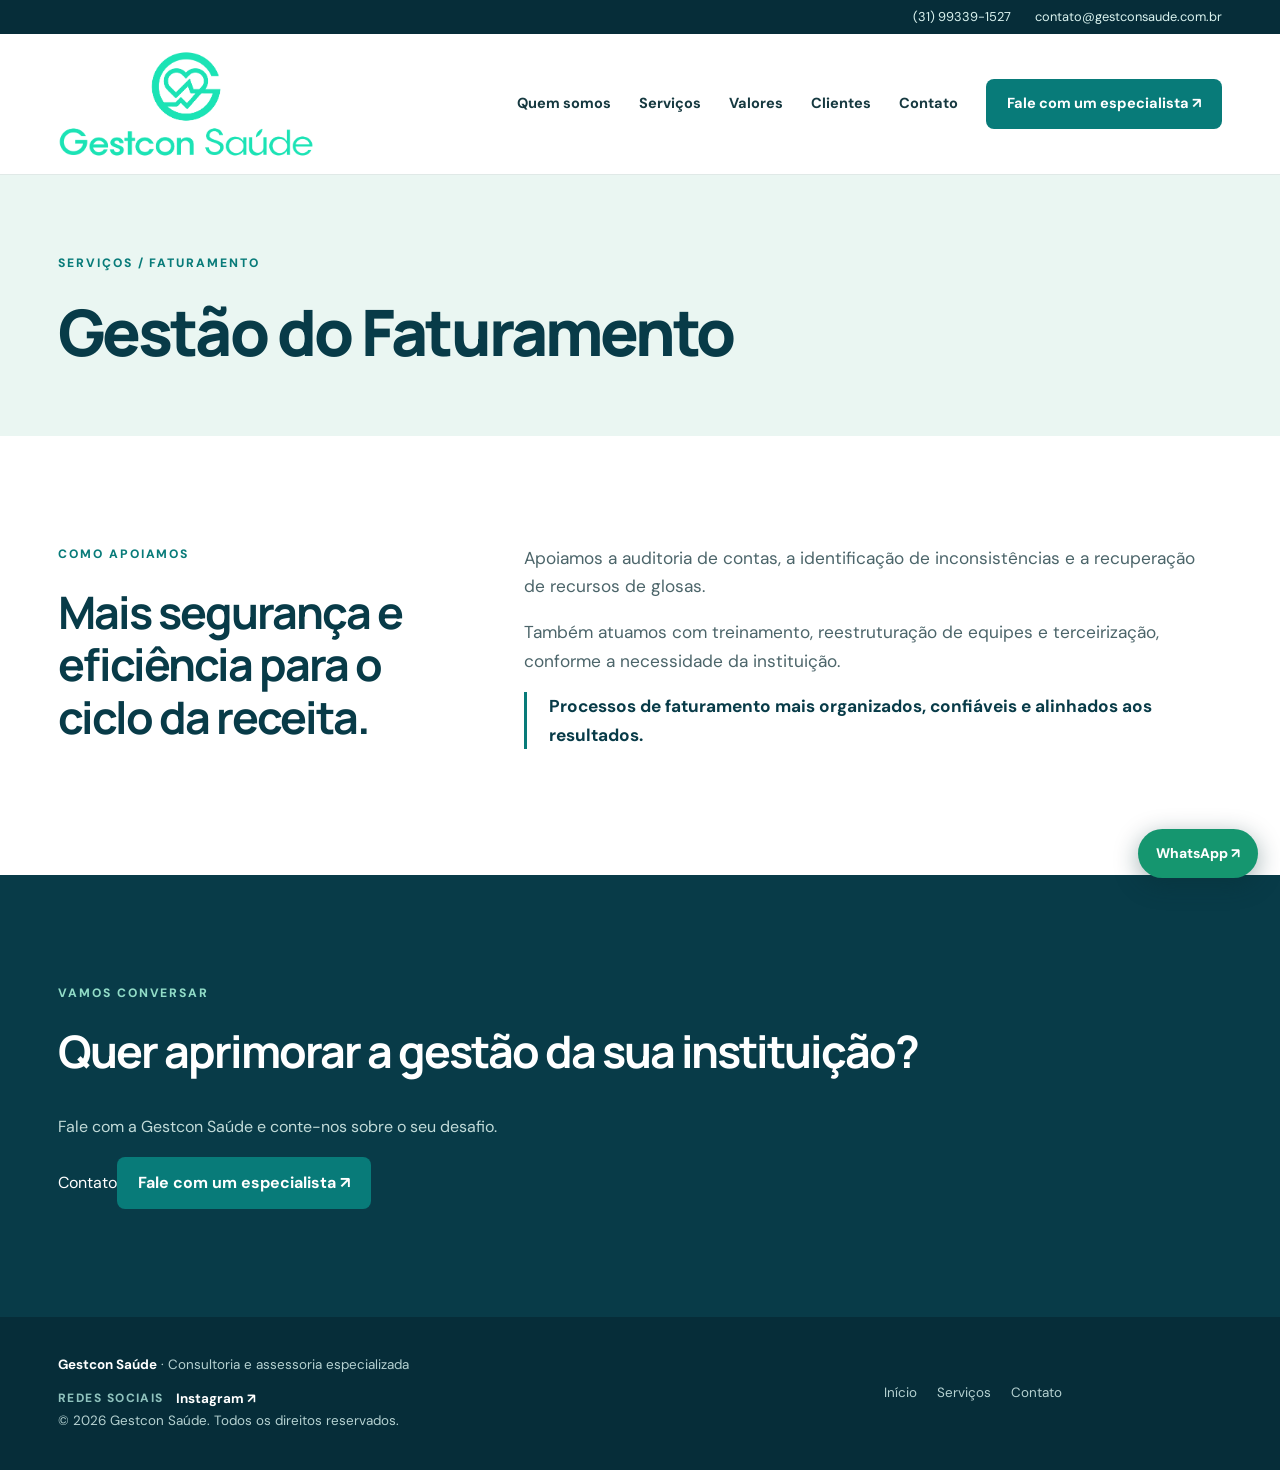
<file: gestao-de-faturamento.html>
<!doctype html><html lang="pt-BR"><head><meta charset="utf-8"><meta name="viewport" content="width=device-width,initial-scale=1"><meta name="description" content="Gestão do Faturamento"><title>Gestão do Faturamento | Gestcon Saúde</title><link rel="icon" type="image/png" href="favicon.png"><meta property="og:type" content="website"><meta property="og:locale" content="pt_BR"><meta property="og:site_name" content="Gestcon Saúde"><meta property="og:title" content="Gestão do Faturamento | Gestcon Saúde"><meta property="og:description" content="Gestão do Faturamento"><meta property="og:image" content="https://gestconsaude.com.br/hero-gestcon.jpg"><meta property="og:image:alt" content="Equipe da Gestcon Saúde"><meta name="twitter:card" content="summary_large_image"><link rel="canonical" href="https://gestconsaude.com.br/gestao-de-faturamento.html"><link rel="preconnect" href="https://fonts.googleapis.com"><link rel="preconnect" href="https://fonts.gstatic.com" crossorigin><link href="https://fonts.googleapis.com/css2?family=DM+Sans:wght@400;500;600;700&family=Manrope:wght@400;500;600;700;800&display=swap" rel="stylesheet"><link rel="stylesheet" href="styles.css"><link rel="stylesheet" href="inner-pages.css"></head><body class="inner-page"><a class="skip" href="#conteudo">Pular para o conteúdo</a><div class="top"><div class="wrap"><a href="tel:+5531993391527">(31) 99339-1527</a><a href="mailto:contato@gestconsaude.com.br">contato@gestconsaude.com.br</a></div></div><header><div class="wrap nav"><a class="brand" href="index.html"><img class="logo" src="logo-gestcon-transparent.png" alt="Gestcon Saúde"></a><button class="menu-toggle" type="button" aria-label="Abrir menu" aria-expanded="false">☰</button><nav class="links"><a href="quem-somos.html">Quem somos</a><a href="servicos.html">Serviços</a><a href="valores.html">Valores</a><a href="quem-somos.html#clientes">Clientes</a><a href="fale-com-especialista.html">Contato</a><a class="btn" href="fale-com-especialista.html">Fale com um especialista ↗</a></nav></div></header><main id="conteudo"><section class="intro"><div class="wrap"><div class="eyebrow">Serviços / Faturamento</div><h1>Gestão do Faturamento</h1></div></section><section class="section"><div class="wrap content"><div><div class="eyebrow">Como apoiamos</div><h2>Mais segurança e eficiência para o ciclo da receita.</h2></div><div><p>Apoiamos a auditoria de contas, a identificação de inconsistências e a recuperação de recursos de glosas.</p><p>Também atuamos com treinamento, reestruturação de equipes e terceirização, conforme a necessidade da instituição.</p><p class="quote">Processos de faturamento mais organizados, confiáveis e alinhados aos resultados.</p></div></div></section><section class="section contact"><div class="wrap"><div class="eyebrow">Vamos conversar</div><h2>Quer aprimorar a gestão da sua instituição?</h2><p>Fale com a Gestcon Saúde e conte-nos sobre o seu desafio.</p><a href="fale-com-especialista.html">Contato</a><a class="btn" href="fale-com-especialista.html">Fale com um especialista ↗</a></div></section></main><footer class="footer"><div class="wrap"><div><strong>Gestcon Saúde</strong> · Consultoria e assessoria especializada<br><div class="socials"><span class="socials-label">Redes sociais</span><a class="social-link" href="https://www.instagram.com/gestconsaude/" target="_blank" rel="noopener noreferrer" aria-label="Instagram da Gestcon Saúde">Instagram ↗</a></div>© 2026 Gestcon Saúde. Todos os direitos reservados.</div><nav><a href="index.html">Início</a><a href="servicos.html">Serviços</a><a href="fale-com-especialista.html">Contato</a></nav></div></footer><a class="wa" href="https://api.whatsapp.com/send?phone=5531993391527&amp;text=Ol%C3%A1%21" target="_blank" rel="noopener noreferrer">WhatsApp ↗</a><script src="site.js" defer></script></body></html>
</file>
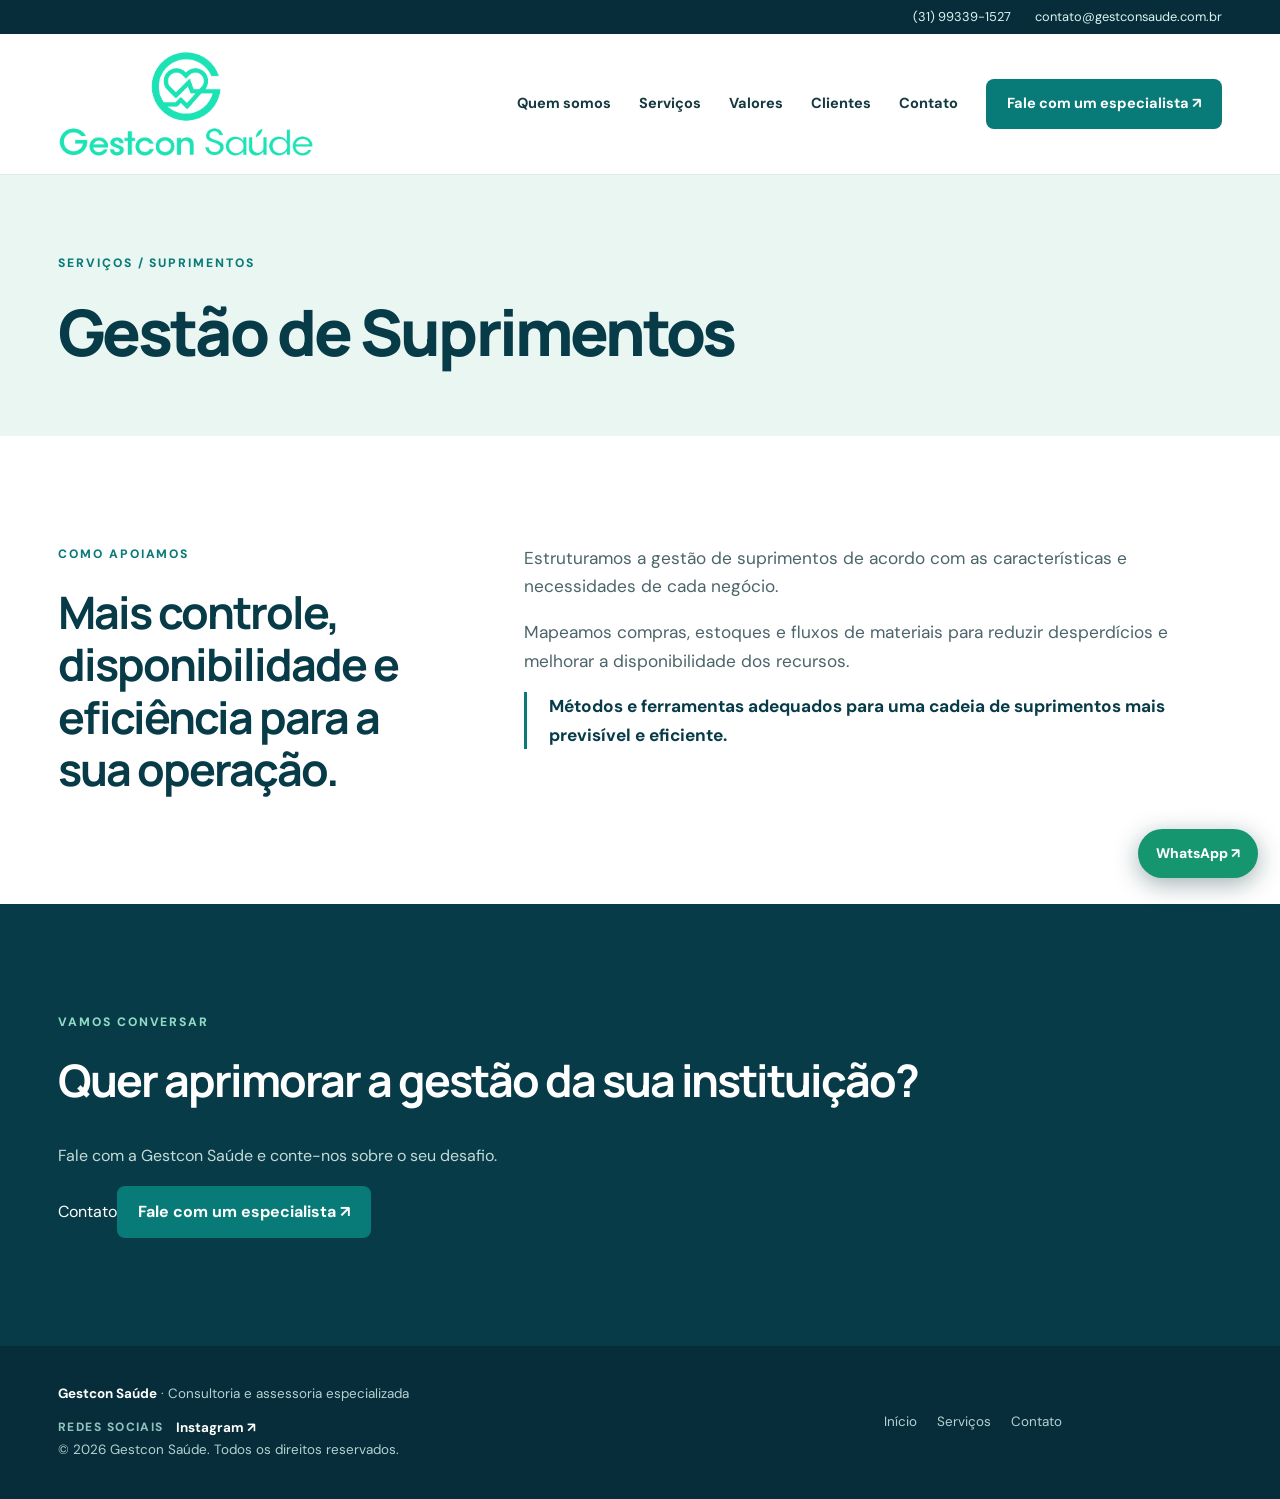
<file: gestao-de-suprimentos.html>
<!doctype html><html lang="pt-BR"><head><meta charset="utf-8"><meta name="viewport" content="width=device-width,initial-scale=1"><meta name="description" content="Gestão de Suprimentos"><title>Gestão de Suprimentos | Gestcon Saúde</title><link rel="icon" type="image/png" href="favicon.png"><meta property="og:type" content="website"><meta property="og:locale" content="pt_BR"><meta property="og:site_name" content="Gestcon Saúde"><meta property="og:title" content="Gestão de Suprimentos | Gestcon Saúde"><meta property="og:description" content="Gestão de Suprimentos"><meta property="og:image" content="https://gestconsaude.com.br/hero-gestcon.jpg"><meta property="og:image:alt" content="Equipe da Gestcon Saúde"><meta name="twitter:card" content="summary_large_image"><link rel="canonical" href="https://gestconsaude.com.br/gestao-de-suprimentos.html"><link rel="preconnect" href="https://fonts.googleapis.com"><link rel="preconnect" href="https://fonts.gstatic.com" crossorigin><link href="https://fonts.googleapis.com/css2?family=DM+Sans:wght@400;500;600;700&family=Manrope:wght@400;500;600;700;800&display=swap" rel="stylesheet"><link rel="stylesheet" href="styles.css"><link rel="stylesheet" href="inner-pages.css"></head><body class="inner-page"><a class="skip" href="#conteudo">Pular para o conteúdo</a><div class="top"><div class="wrap"><a href="tel:+5531993391527">(31) 99339-1527</a><a href="mailto:contato@gestconsaude.com.br">contato@gestconsaude.com.br</a></div></div><header><div class="wrap nav"><a class="brand" href="index.html"><img class="logo" src="logo-gestcon-transparent.png" alt="Gestcon Saúde"></a><button class="menu-toggle" type="button" aria-label="Abrir menu" aria-expanded="false">☰</button><nav class="links"><a href="quem-somos.html">Quem somos</a><a href="servicos.html">Serviços</a><a href="valores.html">Valores</a><a href="quem-somos.html#clientes">Clientes</a><a href="fale-com-especialista.html">Contato</a><a class="btn" href="fale-com-especialista.html">Fale com um especialista ↗</a></nav></div></header><main id="conteudo"><section class="intro"><div class="wrap"><div class="eyebrow">Serviços / Suprimentos</div><h1>Gestão de Suprimentos</h1></div></section><section class="section"><div class="wrap content"><div><div class="eyebrow">Como apoiamos</div><h2>Mais controle, disponibilidade e eficiência para a sua operação.</h2></div><div><p>Estruturamos a gestão de suprimentos de acordo com as características e necessidades de cada negócio.</p><p>Mapeamos compras, estoques e fluxos de materiais para reduzir desperdícios e melhorar a disponibilidade dos recursos.</p><p class="quote">Métodos e ferramentas adequados para uma cadeia de suprimentos mais previsível e eficiente.</p></div></div></section><section class="section contact"><div class="wrap"><div class="eyebrow">Vamos conversar</div><h2>Quer aprimorar a gestão da sua instituição?</h2><p>Fale com a Gestcon Saúde e conte-nos sobre o seu desafio.</p><a href="fale-com-especialista.html">Contato</a><a class="btn" href="fale-com-especialista.html">Fale com um especialista ↗</a></div></section></main><footer class="footer"><div class="wrap"><div><strong>Gestcon Saúde</strong> · Consultoria e assessoria especializada<br><div class="socials"><span class="socials-label">Redes sociais</span><a class="social-link" href="https://www.instagram.com/gestconsaude/" target="_blank" rel="noopener noreferrer" aria-label="Instagram da Gestcon Saúde">Instagram ↗</a></div>© 2026 Gestcon Saúde. Todos os direitos reservados.</div><nav><a href="index.html">Início</a><a href="servicos.html">Serviços</a><a href="fale-com-especialista.html">Contato</a></nav></div></footer><a class="wa" href="https://api.whatsapp.com/send?phone=5531993391527&amp;text=Ol%C3%A1%21" target="_blank" rel="noopener noreferrer">WhatsApp ↗</a><script src="site.js" defer></script></body></html>
</file>
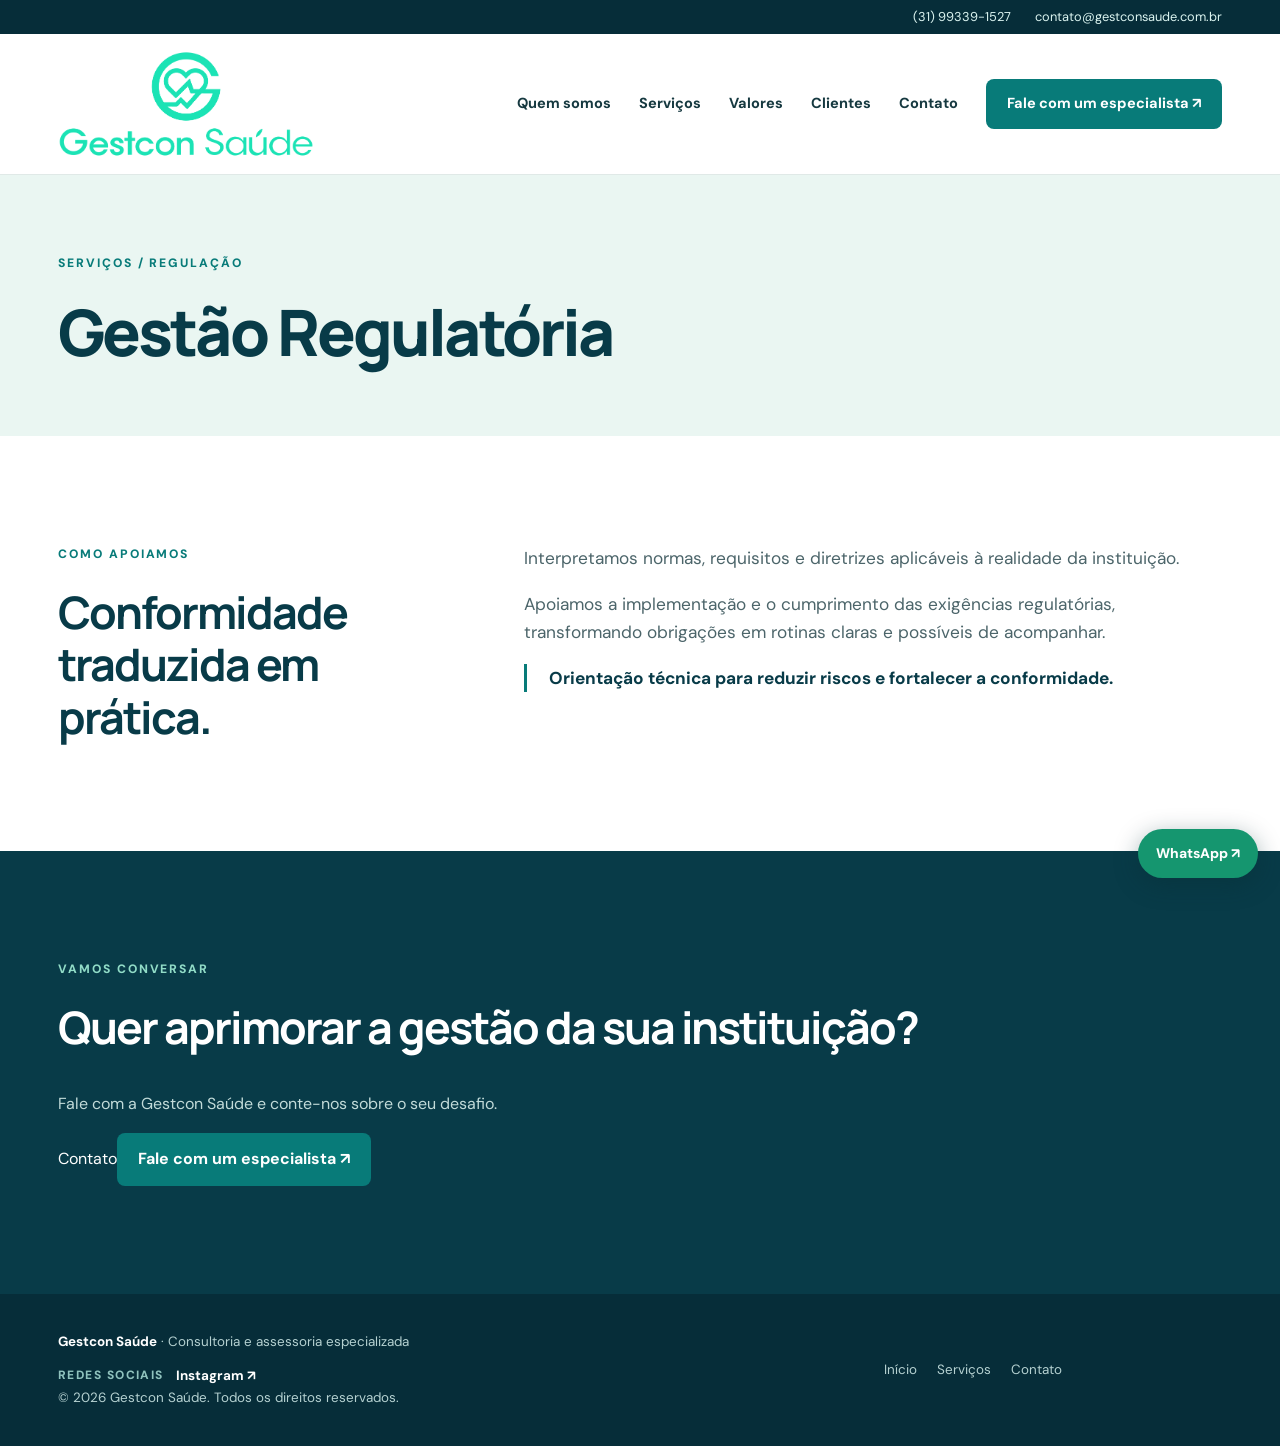
<file: gestao-regulatoria.html>
<!doctype html><html lang="pt-BR"><head><meta charset="utf-8"><meta name="viewport" content="width=device-width,initial-scale=1"><meta name="description" content="Gestão Regulatória"><title>Gestão Regulatória | Gestcon Saúde</title><link rel="icon" type="image/png" href="favicon.png"><meta property="og:type" content="website"><meta property="og:locale" content="pt_BR"><meta property="og:site_name" content="Gestcon Saúde"><meta property="og:title" content="Gestão Regulatória | Gestcon Saúde"><meta property="og:description" content="Gestão Regulatória"><meta property="og:image" content="https://gestconsaude.com.br/hero-gestcon.jpg"><meta property="og:image:alt" content="Equipe da Gestcon Saúde"><meta name="twitter:card" content="summary_large_image"><link rel="canonical" href="https://gestconsaude.com.br/gestao-regulatoria.html"><link rel="preconnect" href="https://fonts.googleapis.com"><link rel="preconnect" href="https://fonts.gstatic.com" crossorigin><link href="https://fonts.googleapis.com/css2?family=DM+Sans:wght@400;500;600;700&family=Manrope:wght@400;500;600;700;800&display=swap" rel="stylesheet"><link rel="stylesheet" href="styles.css"><link rel="stylesheet" href="inner-pages.css"></head><body class="inner-page"><a class="skip" href="#conteudo">Pular para o conteúdo</a><div class="top"><div class="wrap"><a href="tel:+5531993391527">(31) 99339-1527</a><a href="mailto:contato@gestconsaude.com.br">contato@gestconsaude.com.br</a></div></div><header><div class="wrap nav"><a class="brand" href="index.html"><img class="logo" src="logo-gestcon-transparent.png" alt="Gestcon Saúde"></a><button class="menu-toggle" type="button" aria-label="Abrir menu" aria-expanded="false">☰</button><nav class="links"><a href="quem-somos.html">Quem somos</a><a href="servicos.html">Serviços</a><a href="valores.html">Valores</a><a href="quem-somos.html#clientes">Clientes</a><a href="fale-com-especialista.html">Contato</a><a class="btn" href="fale-com-especialista.html">Fale com um especialista ↗</a></nav></div></header><main id="conteudo"><section class="intro"><div class="wrap"><div class="eyebrow">Serviços / Regulação</div><h1>Gestão Regulatória</h1></div></section><section class="section"><div class="wrap content"><div><div class="eyebrow">Como apoiamos</div><h2>Conformidade traduzida em prática.</h2></div><div><p>Interpretamos normas, requisitos e diretrizes aplicáveis à realidade da instituição.</p><p>Apoiamos a implementação e o cumprimento das exigências regulatórias, transformando obrigações em rotinas claras e possíveis de acompanhar.</p><p class="quote">Orientação técnica para reduzir riscos e fortalecer a conformidade.</p></div></div></section><section class="section contact"><div class="wrap"><div class="eyebrow">Vamos conversar</div><h2>Quer aprimorar a gestão da sua instituição?</h2><p>Fale com a Gestcon Saúde e conte-nos sobre o seu desafio.</p><a href="fale-com-especialista.html">Contato</a><a class="btn" href="fale-com-especialista.html">Fale com um especialista ↗</a></div></section></main><footer class="footer"><div class="wrap"><div><strong>Gestcon Saúde</strong> · Consultoria e assessoria especializada<br><div class="socials"><span class="socials-label">Redes sociais</span><a class="social-link" href="https://www.instagram.com/gestconsaude/" target="_blank" rel="noopener noreferrer" aria-label="Instagram da Gestcon Saúde">Instagram ↗</a></div>© 2026 Gestcon Saúde. Todos os direitos reservados.</div><nav><a href="index.html">Início</a><a href="servicos.html">Serviços</a><a href="fale-com-especialista.html">Contato</a></nav></div></footer><a class="wa" href="https://api.whatsapp.com/send?phone=5531993391527&amp;text=Ol%C3%A1%21" target="_blank" rel="noopener noreferrer">WhatsApp ↗</a><script src="site.js" defer></script></body></html>
</file>
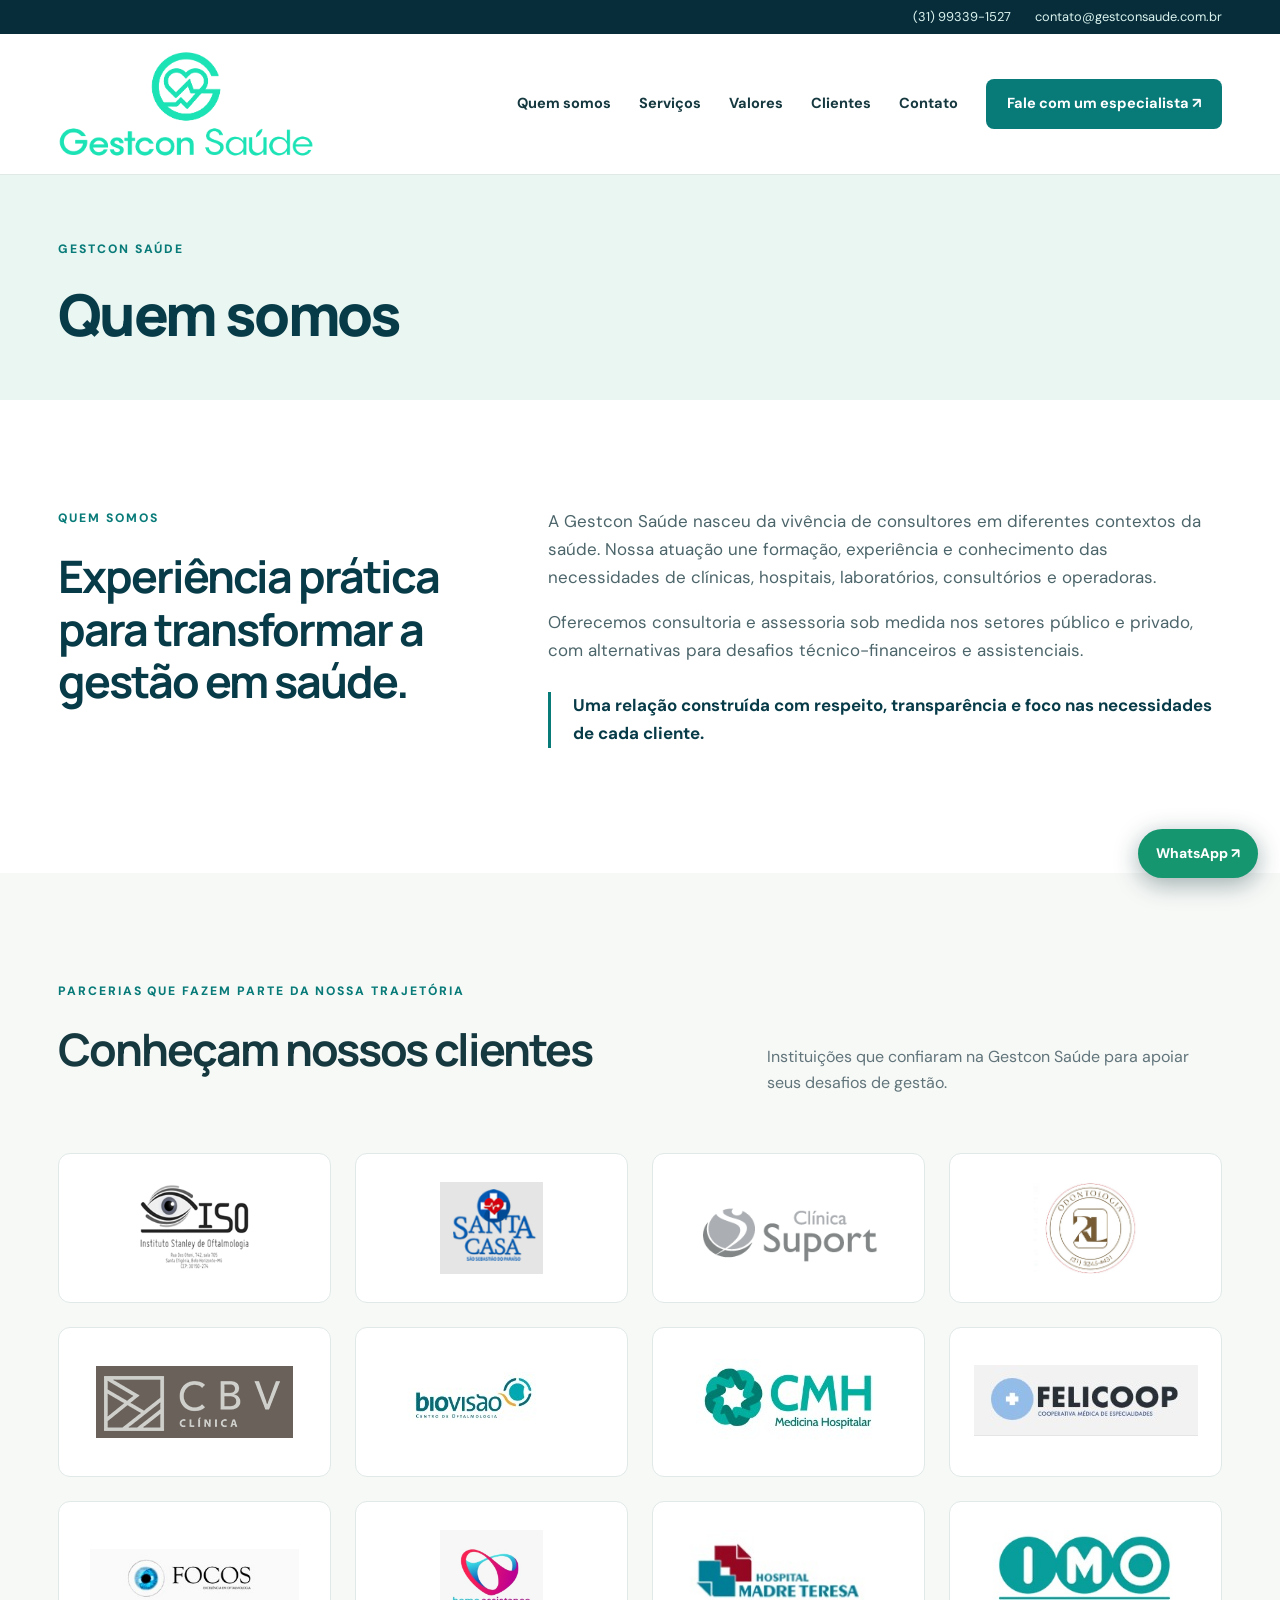
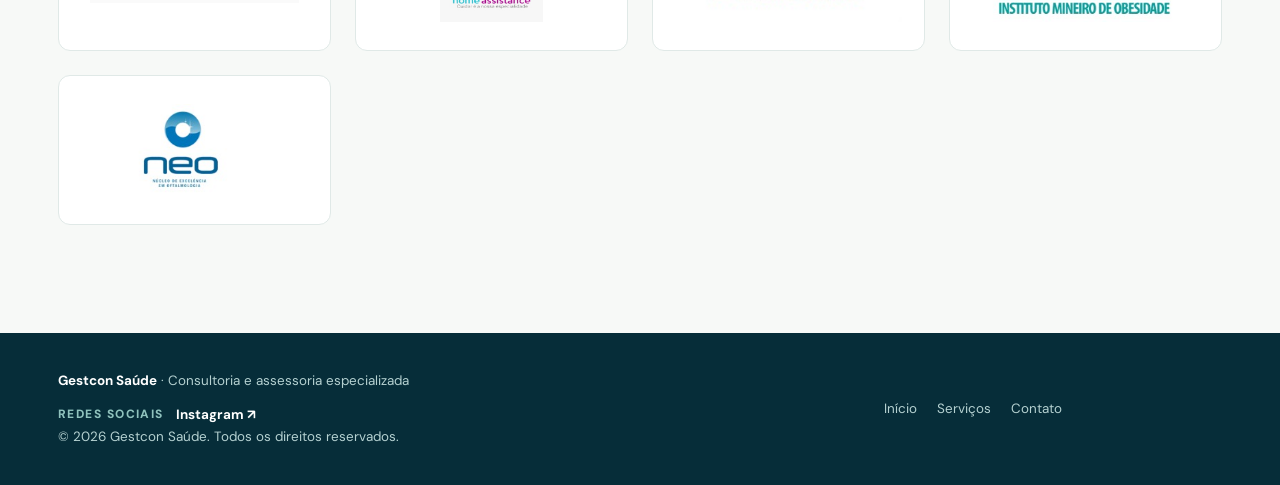
<file: quem-somos.html>
<!doctype html><html lang="pt-BR"><head><meta charset="utf-8"><meta name="viewport" content="width=device-width,initial-scale=1"><meta name="theme-color" content="#083b48"><meta name="description" content="Consultoria e assessoria em gestão de saúde para instituições de saúde."><title>Quem somos | Gestcon Saúde</title><link rel="icon" type="image/png" href="favicon.png"><meta property="og:type" content="website"><meta property="og:locale" content="pt_BR"><meta property="og:site_name" content="Gestcon Saúde"><meta property="og:title" content="Quem somos | Gestcon Saúde"><meta property="og:description" content="Consultoria e assessoria em gestão de saúde para instituições de saúde."><meta property="og:image" content="https://gestconsaude.com.br/hero-gestcon.jpg"><meta property="og:image:alt" content="Equipe da Gestcon Saúde"><meta name="twitter:card" content="summary_large_image"><link rel="canonical" href="https://gestconsaude.com.br/quem-somos.html"><link rel="preconnect" href="https://fonts.googleapis.com"><link rel="preconnect" href="https://fonts.gstatic.com" crossorigin><link href="https://fonts.googleapis.com/css2?family=DM+Sans:wght@400;500;600;700&family=Manrope:wght@400;500;600;700;800&display=swap" rel="stylesheet"><link rel="stylesheet" href="styles.css"><link rel="stylesheet" href="inner-pages.css"></head><body class="inner-page"><a class="skip" href="#conteudo">Pular para o conteúdo</a><div class="top"><div class="wrap"><a href="tel:+5531993391527">(31) 99339-1527</a><a href="mailto:contato@gestconsaude.com.br">contato@gestconsaude.com.br</a></div></div><header><div class="wrap nav"><a class="brand" href="index.html" aria-label="Gestcon Saúde — início"><img class="logo" src="logo-gestcon-transparent.png" alt="Gestcon Saúde"></a><button class="menu-toggle" type="button" aria-label="Abrir menu" aria-expanded="false" aria-controls="navlinks">☰</button><nav class="links" id="navlinks" aria-label="Navegação principal"><a href="quem-somos.html">Quem somos</a><a href="servicos.html">Serviços</a><a href="valores.html">Valores</a><a href="quem-somos.html#clientes">Clientes</a><a href="fale-com-especialista.html">Contato</a><a class="btn" href="fale-com-especialista.html">Fale com um especialista ↗</a></nav></div></header><main id="conteudo"><div class="page-intro"><div class="wrap"><div class="eyebrow">Gestcon Saúde</div><h1>Quem somos</h1></div></div><section class="section" id="sobre"><div class="wrap about-grid"><div><div class="eyebrow">Quem somos</div><h2>Experiência prática para transformar a gestão em saúde.</h2></div><div><p>A Gestcon Saúde nasceu da vivência de consultores em diferentes contextos da saúde. Nossa atuação une formação, experiência e conhecimento das necessidades de clínicas, hospitais, laboratórios, consultórios e operadoras.</p><p>Oferecemos consultoria e assessoria sob medida nos setores público e privado, com alternativas para desafios técnico-financeiros e assistenciais.</p><p class="quote">Uma relação construída com respeito, transparência e foco nas necessidades de cada cliente.</p></div></div></section><section class="section clients" id="clientes"><div class="wrap"><div class="sectionhead"><div><div class="eyebrow">Parcerias que fazem parte da nossa trajetória</div><h2>Conheçam nossos clientes</h2></div><p>Instituições que confiaram na Gestcon Saúde para apoiar seus desafios de gestão.</p></div><div class="client-logos"><div class="client-logo"><img src="clientes/Imagem1.png" alt="Cliente Gestcon Saúde" loading="lazy" decoding="async"></div><div class="client-logo"><img src="clientes/Imagem2.png" alt="Cliente Gestcon Saúde" loading="lazy" decoding="async"></div><div class="client-logo"><img src="clientes/Imagem3.png" alt="Cliente Gestcon Saúde" loading="lazy" decoding="async"></div><div class="client-logo"><img src="clientes/Imagem4.png" alt="Cliente Gestcon Saúde" loading="lazy" decoding="async"></div><div class="client-logo"><img src="clientes/Imagem5.png" alt="Cliente Gestcon Saúde" loading="lazy" decoding="async"></div><div class="client-logo"><img src="clientes/Logo-Biovisao.jpg" alt="Biovisão" loading="lazy" decoding="async"></div><div class="client-logo"><img src="clientes/Logo-CMH.jpg" alt="CMH" loading="lazy" decoding="async"></div><div class="client-logo"><img src="clientes/Logo-Felicoop.jpg" alt="Felicoop" loading="lazy" decoding="async"></div><div class="client-logo"><img src="clientes/Logo-FOCOS-Oftalmologia.jpg" alt="FOCOS Oftalmologia" loading="lazy" decoding="async"></div><div class="client-logo"><img src="clientes/Logo-Home-Assistance.jpg" alt="Home Assistance" loading="lazy" decoding="async"></div><div class="client-logo"><img src="clientes/Logo-Hospital-Madre-Teresa.jpg" alt="Hospital Madre Teresa" loading="lazy" decoding="async"></div><div class="client-logo"><img src="clientes/Logo-IMO.jpg" alt="IMO" loading="lazy" decoding="async"></div><div class="client-logo"><img src="clientes/Logo-NEO.jpg" alt="NEO" loading="lazy" decoding="async"></div></div></div></section></main><footer class="footer"><div class="wrap"><div><strong>Gestcon Saúde</strong> · Consultoria e assessoria especializada<br><div class="socials"><span class="socials-label">Redes sociais</span><a class="social-link" href="https://www.instagram.com/gestconsaude/" target="_blank" rel="noopener noreferrer" aria-label="Instagram da Gestcon Saúde">Instagram ↗</a></div>© <span id="year">2026</span> Gestcon Saúde. Todos os direitos reservados.</div><nav aria-label="Links do rodapé"><a href="index.html">Início</a><a href="servicos.html">Serviços</a><a href="fale-com-especialista.html">Contato</a></nav></div></footer><a class="wa" href="https://api.whatsapp.com/send?phone=5531993391527&amp;text=Ol%C3%A1%21" target="_blank" rel="noopener noreferrer" aria-label="Fale conosco pelo WhatsApp">WhatsApp ↗</a><script src="site.js" defer></script></body></html>
</file>
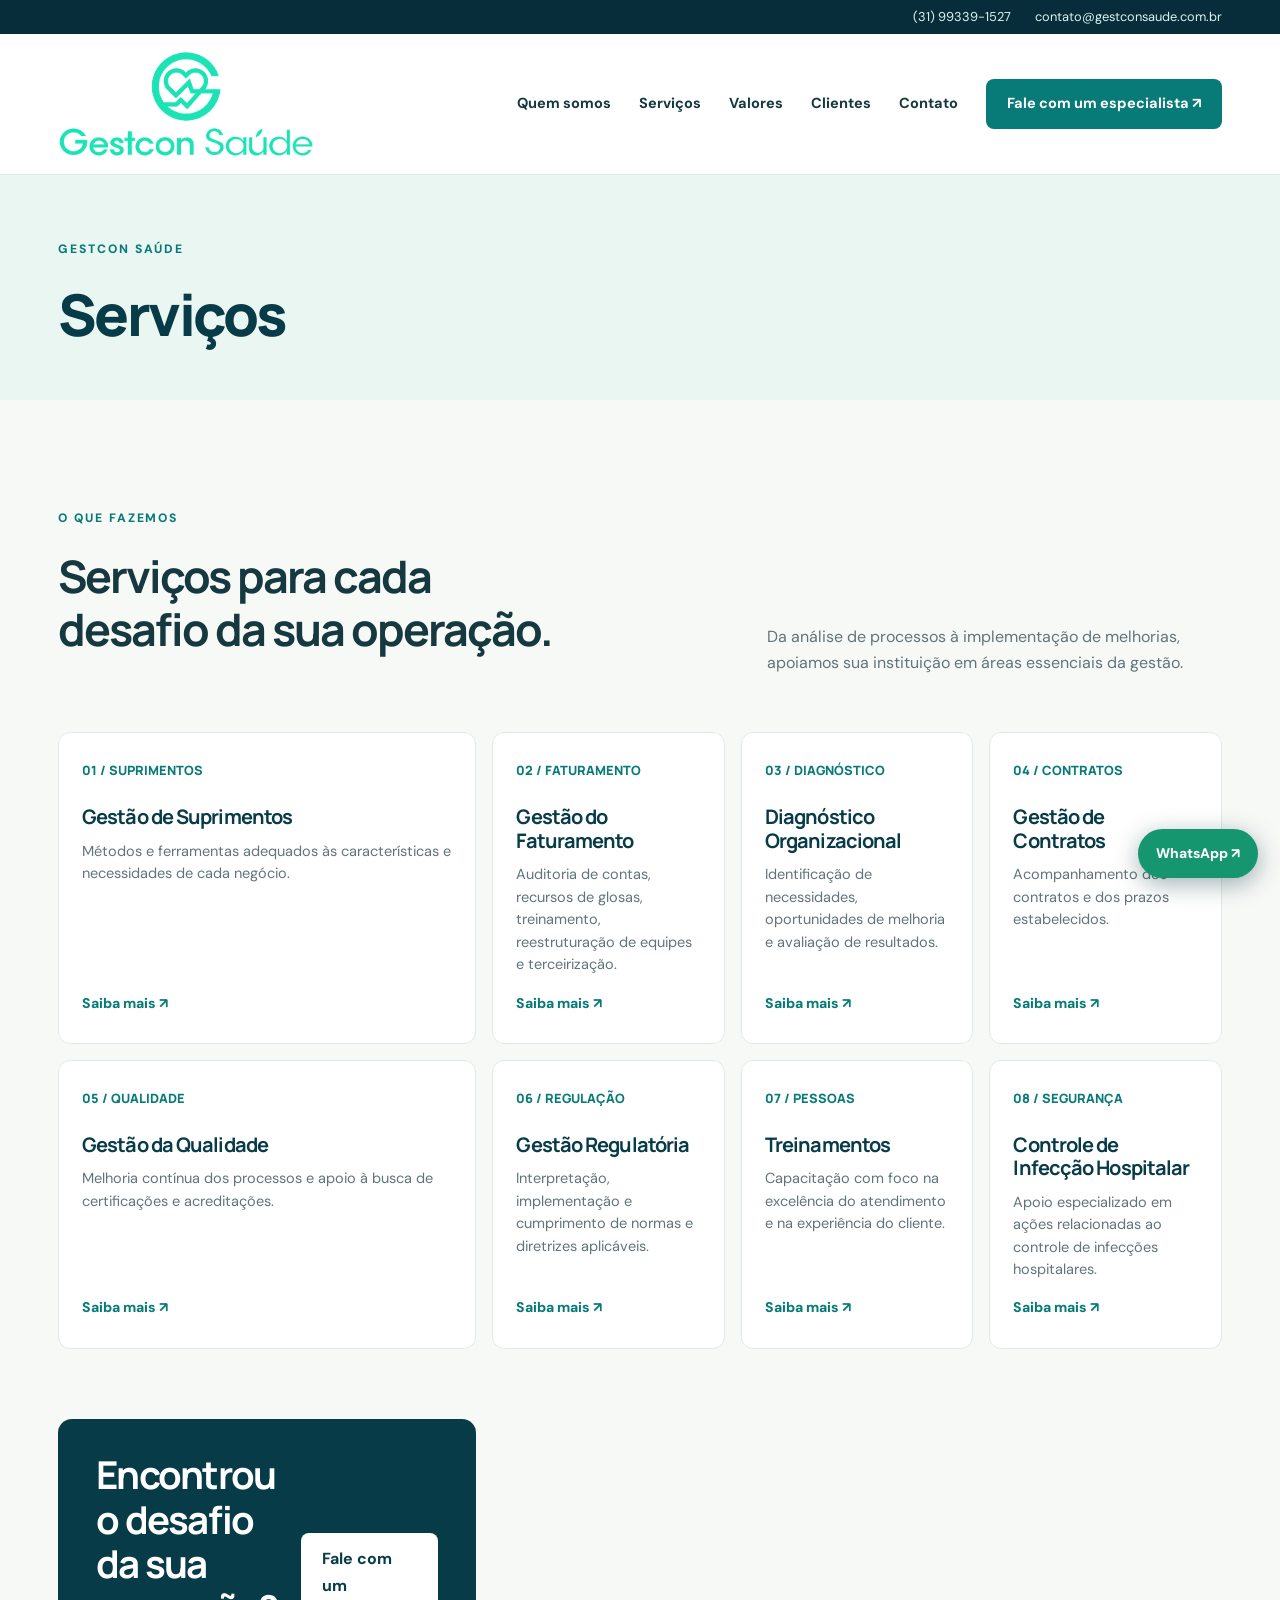
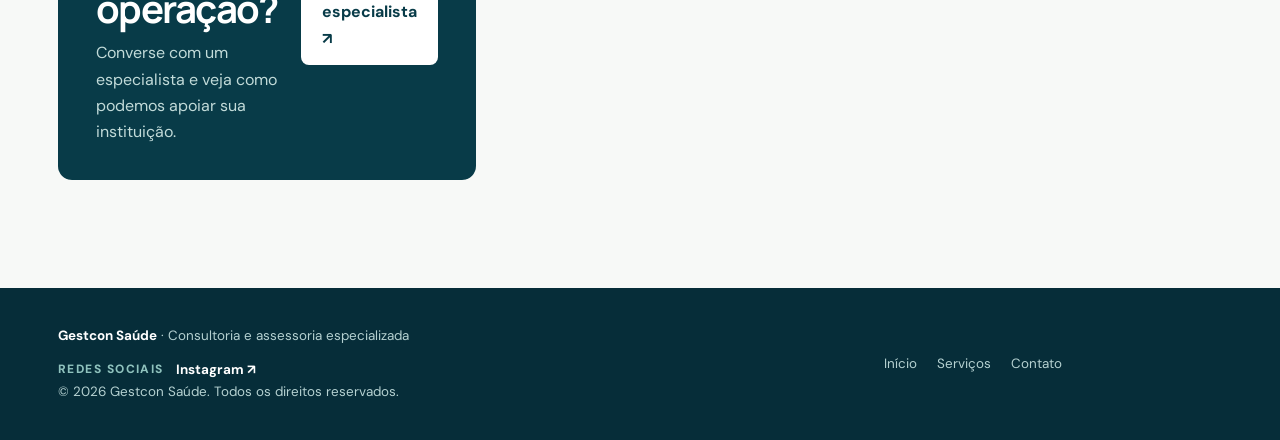
<file: servicos.html>
<!doctype html><html lang="pt-BR"><head><meta charset="utf-8"><meta name="viewport" content="width=device-width,initial-scale=1"><meta name="theme-color" content="#083b48"><meta name="description" content="Consultoria e assessoria em gestão de saúde para instituições de saúde."><title>Serviços | Gestcon Saúde</title><link rel="icon" type="image/png" href="favicon.png"><meta property="og:type" content="website"><meta property="og:locale" content="pt_BR"><meta property="og:site_name" content="Gestcon Saúde"><meta property="og:title" content="Serviços | Gestcon Saúde"><meta property="og:description" content="Consultoria e assessoria em gestão de saúde para instituições de saúde."><meta property="og:image" content="https://gestconsaude.com.br/hero-gestcon.jpg"><meta property="og:image:alt" content="Equipe da Gestcon Saúde"><meta name="twitter:card" content="summary_large_image"><link rel="canonical" href="https://gestconsaude.com.br/servicos.html"><link rel="preconnect" href="https://fonts.googleapis.com"><link rel="preconnect" href="https://fonts.gstatic.com" crossorigin><link href="https://fonts.googleapis.com/css2?family=DM+Sans:wght@400;500;600;700&family=Manrope:wght@400;500;600;700;800&display=swap" rel="stylesheet"><link rel="stylesheet" href="styles.css"><link rel="stylesheet" href="services.css"></head><body class="services-page"><a class="skip" href="#conteudo">Pular para o conteúdo</a><div class="top"><div class="wrap"><a href="tel:+5531993391527">(31) 99339-1527</a><a href="mailto:contato@gestconsaude.com.br">contato@gestconsaude.com.br</a></div></div><header><div class="wrap nav"><a class="brand" href="index.html" aria-label="Gestcon Saúde — início"><img class="logo" src="logo-gestcon-transparent.png" alt="Gestcon Saúde"></a><button class="menu-toggle" type="button" aria-label="Abrir menu" aria-expanded="false" aria-controls="navlinks">☰</button><nav class="links" id="navlinks" aria-label="Navegação principal"><a href="quem-somos.html">Quem somos</a><a href="servicos.html">Serviços</a><a href="valores.html">Valores</a><a href="quem-somos.html#clientes">Clientes</a><a href="fale-com-especialista.html">Contato</a><a class="btn" href="fale-com-especialista.html">Fale com um especialista ↗</a></nav></div></header><main id="conteudo"><div class="page-intro"><div class="wrap"><div class="eyebrow">Gestcon Saúde</div><h1>Serviços</h1></div></div><section class="section services" id="servicos"><div class="wrap"><div class="sectionhead"><div><div class="eyebrow">O que fazemos</div><h2>Serviços para cada<br>desafio da sua operação.</h2></div><p>Da análise de processos à implementação de melhorias, apoiamos sua instituição em áreas essenciais da gestão.</p></div><div class="cards"><article class="card"><span class="num">01 / SUPRIMENTOS</span><h3>Gestão de Suprimentos</h3><p>Métodos e ferramentas adequados às características e necessidades de cada negócio.</p><a href="gestao-de-suprimentos.html">Saiba mais ↗</a></article><article class="card"><span class="num">02 / FATURAMENTO</span><h3>Gestão do Faturamento</h3><p>Auditoria de contas, recursos de glosas, treinamento, reestruturação de equipes e terceirização.</p><a href="gestao-de-faturamento.html">Saiba mais ↗</a></article><article class="card"><span class="num">03 / DIAGNÓSTICO</span><h3>Diagnóstico Organizacional</h3><p>Identificação de necessidades, oportunidades de melhoria e avaliação de resultados.</p><a href="diagnostico-organizacional.html">Saiba mais ↗</a></article><article class="card"><span class="num">04 / CONTRATOS</span><h3>Gestão de Contratos</h3><p>Acompanhamento dos contratos e dos prazos estabelecidos.</p><a href="gestao-de-contratos.html">Saiba mais ↗</a></article><article class="card"><span class="num">05 / QUALIDADE</span><h3>Gestão da Qualidade</h3><p>Melhoria contínua dos processos e apoio à busca de certificações e acreditações.</p><a href="gestao-da-qualidade.html">Saiba mais ↗</a></article><article class="card"><span class="num">06 / REGULAÇÃO</span><h3>Gestão Regulatória</h3><p>Interpretação, implementação e cumprimento de normas e diretrizes aplicáveis.</p><a href="gestao-regulatoria.html">Saiba mais ↗</a></article><article class="card"><span class="num">07 / PESSOAS</span><h3>Treinamentos</h3><p>Capacitação com foco na excelência do atendimento e na experiência do cliente.</p><a href="treinamentos.html">Saiba mais ↗</a></article><article class="card"><span class="num">08 / SEGURANÇA</span><h3>Controle de Infecção Hospitalar</h3><p>Apoio especializado em ações relacionadas ao controle de infecções hospitalares.</p><a href="controle-de-infeccao-hospitalar.html">Saiba mais ↗</a></article><div class="service-cta"><div><h2>Encontrou o desafio da sua operação?</h2><p>Converse com um especialista e veja como podemos apoiar sua instituição.</p></div><a class="btn light" href="fale-com-especialista.html">Fale com um especialista ↗</a></div></div></div></section></main><footer class="footer"><div class="wrap"><div><strong>Gestcon Saúde</strong> · Consultoria e assessoria especializada<br><div class="socials"><span class="socials-label">Redes sociais</span><a class="social-link" href="https://www.instagram.com/gestconsaude/" target="_blank" rel="noopener noreferrer" aria-label="Instagram da Gestcon Saúde">Instagram ↗</a></div>© <span id="year">2026</span> Gestcon Saúde. Todos os direitos reservados.</div><nav aria-label="Links do rodapé"><a href="index.html">Início</a><a href="servicos.html">Serviços</a><a href="fale-com-especialista.html">Contato</a></nav></div></footer><a class="wa" href="https://api.whatsapp.com/send?phone=5531993391527&amp;text=Ol%C3%A1%21" target="_blank" rel="noopener noreferrer" aria-label="Fale conosco pelo WhatsApp">WhatsApp ↗</a><script src="site.js" defer></script></body></html>
</file>
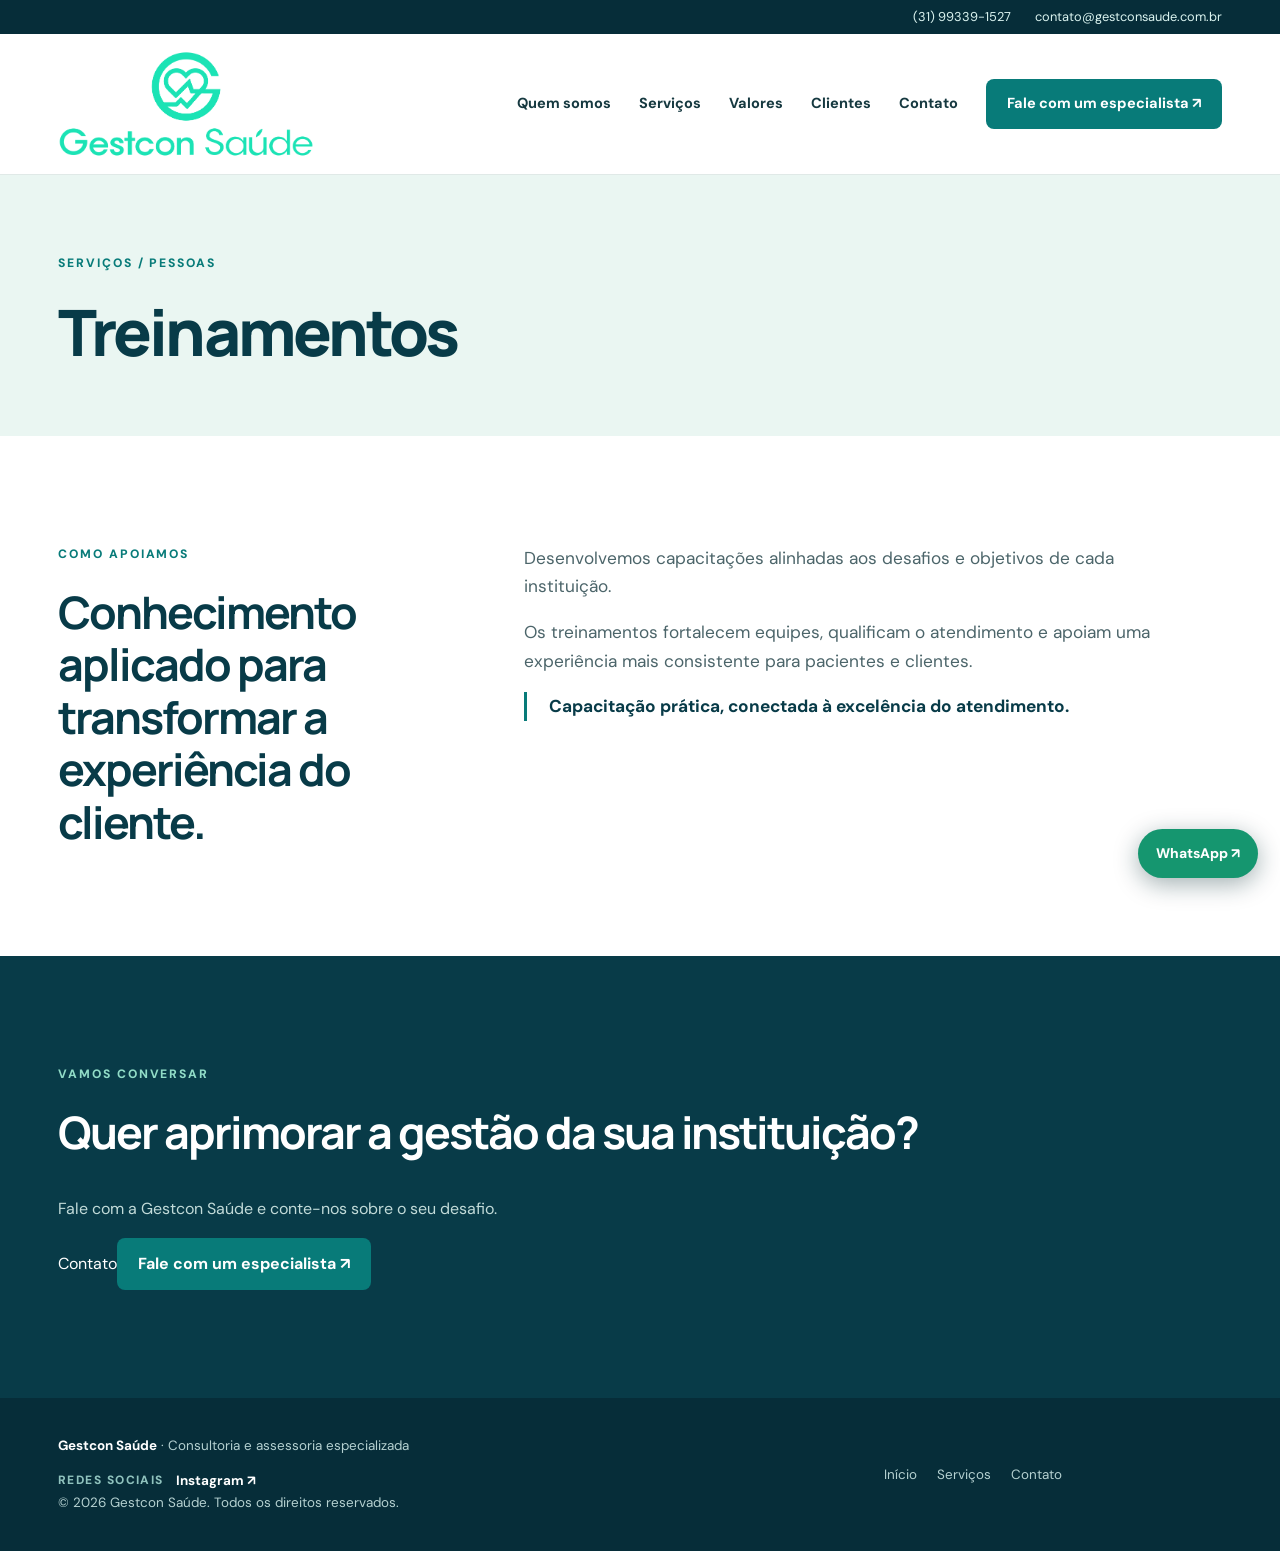
<file: treinamentos.html>
<!doctype html><html lang="pt-BR"><head><meta charset="utf-8"><meta name="viewport" content="width=device-width,initial-scale=1"><meta name="description" content="Treinamentos"><title>Treinamentos | Gestcon Saúde</title><link rel="icon" type="image/png" href="favicon.png"><meta property="og:type" content="website"><meta property="og:locale" content="pt_BR"><meta property="og:site_name" content="Gestcon Saúde"><meta property="og:title" content="Treinamentos | Gestcon Saúde"><meta property="og:description" content="Treinamentos"><meta property="og:image" content="https://gestconsaude.com.br/hero-gestcon.jpg"><meta property="og:image:alt" content="Equipe da Gestcon Saúde"><meta name="twitter:card" content="summary_large_image"><link rel="canonical" href="https://gestconsaude.com.br/treinamentos.html"><link rel="preconnect" href="https://fonts.googleapis.com"><link rel="preconnect" href="https://fonts.gstatic.com" crossorigin><link href="https://fonts.googleapis.com/css2?family=DM+Sans:wght@400;500;600;700&family=Manrope:wght@400;500;600;700;800&display=swap" rel="stylesheet"><link rel="stylesheet" href="styles.css"><link rel="stylesheet" href="inner-pages.css"></head><body class="inner-page"><a class="skip" href="#conteudo">Pular para o conteúdo</a><div class="top"><div class="wrap"><a href="tel:+5531993391527">(31) 99339-1527</a><a href="mailto:contato@gestconsaude.com.br">contato@gestconsaude.com.br</a></div></div><header><div class="wrap nav"><a class="brand" href="index.html"><img class="logo" src="logo-gestcon-transparent.png" alt="Gestcon Saúde"></a><button class="menu-toggle" type="button" aria-label="Abrir menu" aria-expanded="false">☰</button><nav class="links"><a href="quem-somos.html">Quem somos</a><a href="servicos.html">Serviços</a><a href="valores.html">Valores</a><a href="quem-somos.html#clientes">Clientes</a><a href="fale-com-especialista.html">Contato</a><a class="btn" href="fale-com-especialista.html">Fale com um especialista ↗</a></nav></div></header><main id="conteudo"><section class="intro"><div class="wrap"><div class="eyebrow">Serviços / Pessoas</div><h1>Treinamentos</h1></div></section><section class="section"><div class="wrap content"><div><div class="eyebrow">Como apoiamos</div><h2>Conhecimento aplicado para transformar a experiência do cliente.</h2></div><div><p>Desenvolvemos capacitações alinhadas aos desafios e objetivos de cada instituição.</p><p>Os treinamentos fortalecem equipes, qualificam o atendimento e apoiam uma experiência mais consistente para pacientes e clientes.</p><p class="quote">Capacitação prática, conectada à excelência do atendimento.</p></div></div></section><section class="section contact"><div class="wrap"><div class="eyebrow">Vamos conversar</div><h2>Quer aprimorar a gestão da sua instituição?</h2><p>Fale com a Gestcon Saúde e conte-nos sobre o seu desafio.</p><a href="fale-com-especialista.html">Contato</a><a class="btn" href="fale-com-especialista.html">Fale com um especialista ↗</a></div></section></main><footer class="footer"><div class="wrap"><div><strong>Gestcon Saúde</strong> · Consultoria e assessoria especializada<br><div class="socials"><span class="socials-label">Redes sociais</span><a class="social-link" href="https://www.instagram.com/gestconsaude/" target="_blank" rel="noopener noreferrer" aria-label="Instagram da Gestcon Saúde">Instagram ↗</a></div>© 2026 Gestcon Saúde. Todos os direitos reservados.</div><nav><a href="index.html">Início</a><a href="servicos.html">Serviços</a><a href="fale-com-especialista.html">Contato</a></nav></div></footer><a class="wa" href="https://api.whatsapp.com/send?phone=5531993391527&amp;text=Ol%C3%A1%21" target="_blank" rel="noopener noreferrer">WhatsApp ↗</a><script src="site.js" defer></script></body></html>
</file>
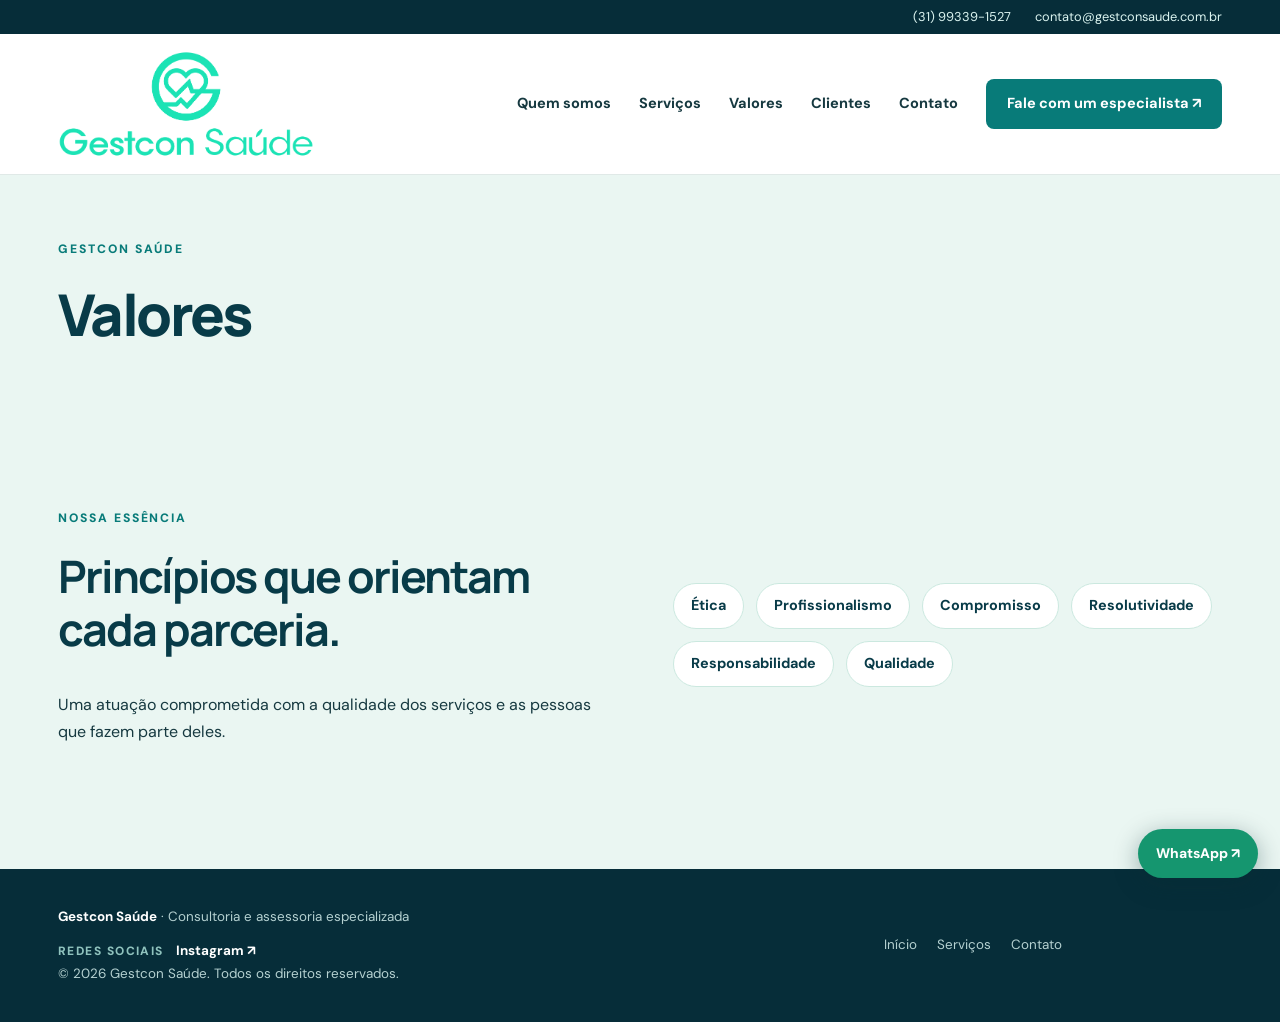
<file: valores.html>
<!doctype html><html lang="pt-BR"><head><meta charset="utf-8"><meta name="viewport" content="width=device-width,initial-scale=1"><meta name="theme-color" content="#083b48"><meta name="description" content="Consultoria e assessoria em gestão de saúde para instituições de saúde."><title>Valores | Gestcon Saúde</title><link rel="icon" type="image/png" href="favicon.png"><meta property="og:type" content="website"><meta property="og:locale" content="pt_BR"><meta property="og:site_name" content="Gestcon Saúde"><meta property="og:title" content="Valores | Gestcon Saúde"><meta property="og:description" content="Consultoria e assessoria em gestão de saúde para instituições de saúde."><meta property="og:image" content="https://gestconsaude.com.br/hero-gestcon.jpg"><meta property="og:image:alt" content="Equipe da Gestcon Saúde"><meta name="twitter:card" content="summary_large_image"><link rel="canonical" href="https://gestconsaude.com.br/valores.html"><link rel="preconnect" href="https://fonts.googleapis.com"><link rel="preconnect" href="https://fonts.gstatic.com" crossorigin><link href="https://fonts.googleapis.com/css2?family=DM+Sans:wght@400;500;600;700&family=Manrope:wght@400;500;600;700;800&display=swap" rel="stylesheet"><link rel="stylesheet" href="styles.css"><link rel="stylesheet" href="inner-pages.css"></head><body class="inner-page"><a class="skip" href="#conteudo">Pular para o conteúdo</a><div class="top"><div class="wrap"><a href="tel:+5531993391527">(31) 99339-1527</a><a href="mailto:contato@gestconsaude.com.br">contato@gestconsaude.com.br</a></div></div><header><div class="wrap nav"><a class="brand" href="index.html" aria-label="Gestcon Saúde — início"><img class="logo" src="logo-gestcon-transparent.png" alt="Gestcon Saúde"></a><button class="menu-toggle" type="button" aria-label="Abrir menu" aria-expanded="false" aria-controls="navlinks">☰</button><nav class="links" id="navlinks" aria-label="Navegação principal"><a href="quem-somos.html">Quem somos</a><a href="servicos.html">Serviços</a><a href="valores.html">Valores</a><a href="quem-somos.html#clientes">Clientes</a><a href="fale-com-especialista.html">Contato</a><a class="btn" href="fale-com-especialista.html">Fale com um especialista ↗</a></nav></div></header><main id="conteudo"><div class="page-intro"><div class="wrap"><div class="eyebrow">Gestcon Saúde</div><h1>Valores</h1></div></div><section class="section values" id="valores"><div class="wrap values-grid"><div><div class="eyebrow">Nossa essência</div><h2>Princípios que orientam cada parceria.</h2><p>Uma atuação comprometida com a qualidade dos serviços e as pessoas que fazem parte deles.</p></div><div class="pills"><span>Ética</span><span>Profissionalismo</span><span>Compromisso</span><span>Resolutividade</span><span>Responsabilidade</span><span>Qualidade</span></div></div></section></main><footer class="footer"><div class="wrap"><div><strong>Gestcon Saúde</strong> · Consultoria e assessoria especializada<br><div class="socials"><span class="socials-label">Redes sociais</span><a class="social-link" href="https://www.instagram.com/gestconsaude/" target="_blank" rel="noopener noreferrer" aria-label="Instagram da Gestcon Saúde">Instagram ↗</a></div>© <span id="year">2026</span> Gestcon Saúde. Todos os direitos reservados.</div><nav aria-label="Links do rodapé"><a href="index.html">Início</a><a href="servicos.html">Serviços</a><a href="fale-com-especialista.html">Contato</a></nav></div></footer><a class="wa" href="https://api.whatsapp.com/send?phone=5531993391527&amp;text=Ol%C3%A1%21" target="_blank" rel="noopener noreferrer" aria-label="Fale conosco pelo WhatsApp">WhatsApp ↗</a><script src="site.js" defer></script></body></html>
</file>
<file: styles.css>
:root{--navy:#083b48;--deep:#062d39;--teal:#087b79;--mint:#d8f3ec;--cream:#f7f9f7;--ink:#163940;--muted:#61747a;--line:#e0e9e7}*{box-sizing:border-box}html{scroll-behavior:smooth}body{margin:0;color:var(--ink);background:#fff;font-family:'DM Sans',sans-serif;line-height:1.65}h1,h2,h3,p{margin-top:0}h1,h2,h3{font-family:Manrope,sans-serif;line-height:1.17;letter-spacing:-.045em}h1{font-size:clamp(2.7rem,5.4vw,5.3rem);font-weight:800}h2{font-size:clamp(2rem,3.5vw,3.5rem)}h3{font-size:1.25rem}a{color:inherit;text-decoration:none}button{font:inherit}.wrap{max-width:1220px;margin:auto;padding:0 28px}.skip{position:absolute;left:-999px;top:0;background:white;padding:10px;z-index:20}.skip:focus{left:10px}.top{background:var(--deep);color:#dbf4f0;font-size:.8rem}.top .wrap{min-height:34px;display:flex;justify-content:flex-end;align-items:center;gap:24px}.top a:hover,.footer a:hover{text-decoration:underline}header{position:sticky;top:0;z-index:10;background:rgba(255,255,255,.97);border-bottom:1px solid var(--line);backdrop-filter:blur(12px)}.nav{height:140px;display:flex;align-items:center;justify-content:space-between;gap:20px}.brand{display:flex;align-items:center;gap:10px;font:800 1.18rem Manrope;color:var(--navy);letter-spacing:-.05em}.mark{width:38px;height:38px;display:grid;place-items:center;border-radius:12px;background:var(--teal);color:white;font-size:1.5rem;font-weight:500}.links{display:flex;align-items:center;gap:28px;font-size:.91rem;font-weight:700}.links a:hover{color:var(--teal)}.btn{display:inline-flex;align-items:center;justify-content:center;gap:9px;background:var(--teal);color:#fff!important;border-radius:8px;padding:13px 21px;font-weight:700;transition:transform .2s,background .2s}.btn:hover{background:#096663;transform:translateY(-2px)}.btn.light{background:white;color:var(--navy)!important}.menu-toggle{display:none;background:none;border:0;font-size:1.8rem;color:var(--navy)}.hero{background:linear-gradient(118deg,#e9f6f1 0%,#f6faf7 60%,#e2f3f0 100%);overflow:hidden}.hero-grid{display:grid;grid-template-columns:1.04fr .96fr;align-items:center;min-height:640px;gap:52px;padding-top:64px;padding-bottom:64px}.eyebrow{text-transform:uppercase;color:var(--teal);font-size:.76rem;font-weight:800;letter-spacing:.16em;margin-bottom:22px}.hero h1{color:var(--navy);margin-bottom:22px}.hero h1 em{font-style:normal;color:var(--teal)}.lead{font-size:1.12rem;color:#4a696b;max-width:570px}.actions{display:flex;flex-wrap:wrap;align-items:center;gap:20px;margin-top:32px}.textlink{font-weight:800;color:var(--navy);border-bottom:2px solid var(--teal);padding-bottom:3px}.hero-art{position:relative}.hero-art img{width:100%;height:500px;object-fit:cover;object-position:center;border-radius:180px 12px 12px 12px;display:block;background:#d3e6e1}.hero-art:after{content:"";position:absolute;right:-18px;bottom:-18px;width:38%;height:35%;border:2px solid #78c5b7;border-radius:0 0 90px 0;z-index:0;pointer-events:none}.float{position:absolute;z-index:1;bottom:27px;left:-34px;background:white;padding:19px 24px;border-radius:12px;box-shadow:0 18px 40px #103f3d25;max-width:235px;font-weight:800;line-height:1.35;color:var(--navy);transition:transform .25s ease,box-shadow .25s ease}.float{cursor:pointer;will-change:transform}.hero .float:hover{transform:scale(1.12) translateY(-6px);box-shadow:0 26px 52px #103f3d45;z-index:4}.float span{display:block;color:var(--teal);font-size:.75rem;letter-spacing:.08em;text-transform:uppercase;margin-bottom:7px}.strip{background:var(--navy);color:white}.strip .wrap{display:flex;justify-content:space-between;gap:30px;padding-top:23px;padding-bottom:23px}.strip div{font-weight:700;font-size:.9rem}.strip span{color:#8ce0cc;margin-right:12px}.section{padding:108px 0}.sectionhead{display:flex;justify-content:space-between;align-items:end;gap:30px;margin-bottom:40px}.sectionhead p{max-width:455px;color:var(--muted)}.about-grid{display:grid;grid-template-columns:.75fr 1.25fr;gap:85px}.about-grid h2{color:var(--navy)}.about-grid p{color:#4c656a;font-size:1.06rem}.about-grid .quote{border-left:3px solid var(--teal);padding-left:22px;font-weight:700;color:var(--navy);margin-top:27px}.services{background:var(--cream)}.cards{display:grid;grid-template-columns:repeat(4,1fr);gap:16px}.card{background:#fff;border:1px solid var(--line);padding:28px 23px;min-height:285px;display:flex;flex-direction:column;border-radius:12px;transition:transform .2s,box-shadow .2s,background .2s,border-color .2s}.card:hover{transform:translateY(-4px);box-shadow:0 15px 35px #174c4614;background:#d8f3ec;border-color:#87cdbd}.card .num{font:800 .8rem Manrope;color:var(--teal);margin-bottom:26px}.card h3{color:var(--navy);margin-bottom:12px}.card p{font-size:.91rem;color:var(--muted);line-height:1.55}.card a{margin-top:auto;color:var(--teal);font-weight:800;font-size:.88rem}.card a:hover{text-decoration:underline}.values{background:#eaf6f2}.values-grid{display:grid;grid-template-columns:1fr 1fr;align-items:center;gap:65px}.values h2{color:var(--navy)}.pills{display:flex;gap:12px;flex-wrap:wrap}.pills span{background:white;border:1px solid #cbe8df;border-radius:100px;padding:10px 17px;font-weight:700;color:var(--navy);font-size:.9rem}.contact{background:var(--navy);color:white}.contact-grid{display:grid;grid-template-columns:1.2fr .8fr;gap:90px;align-items:center}.contact h2{color:white}.contact p{color:#c2dbd9}.contact .eyebrow{color:#91dcc7}.contactbox{border:1px solid #52757a;padding:33px;border-radius:14px;background:#ffffff0a}.contactbox a:not(.btn){display:block;padding:8px 0;color:#e7f8f4}.contactbox a:hover{text-decoration:underline}.contactbox .btn{margin-top:22px}.footer{background:var(--deep);color:#b5d1d1;padding:37px 0;font-size:.84rem}.footer .wrap{display:flex;justify-content:space-between;align-items:center;gap:20px}.footer strong{color:white}.footer nav{display:flex;gap:20px;padding-right:160px}.wa{position:fixed;right:22px;bottom:22px;background:#15966f;color:white;border-radius:100px;padding:13px 18px;font-size:.87rem;font-weight:800;box-shadow:0 6px 24px #092e3260;z-index:9}.wa:hover{background:#0c7958}@media(max-width:950px){.cards{grid-template-columns:repeat(2,1fr)}.hero-grid{gap:35px}.hero-art img{height:430px}.strip .wrap{flex-wrap:wrap}.about-grid{gap:40px}}@media(max-width:700px){.top{display:none}.nav{height:110px}.menu-toggle{display:block}.links{display:none;position:absolute;left:0;right:0;top:110px;background:white;padding:20px 28px;box-shadow:0 14px 20px #0001;flex-direction:column;align-items:stretch}.links.open{display:flex}.logo{width:190px;height:auto}.links .btn{align-self:flex-start}.hero-grid,.about-grid,.values-grid,.contact-grid{grid-template-columns:1fr}.hero-grid{padding-top:58px;gap:35px}.hero-art img{height:350px;border-radius:95px 12px 12px 12px}.float{left:10px;bottom:15px}.section{padding:75px 0}.sectionhead{display:block}.cards{grid-template-columns:1fr}.card{min-height:230px}.strip .wrap{gap:15px}.strip div{width:100%}.footer .wrap{display:block}.footer nav{margin-top:14px;padding-right:0}.wa{right:12px;bottom:12px}}

.page-intro{background:#eaf6f2;padding:64px 0 52px}.page-intro h1{font-size:clamp(2.4rem,4.5vw,4.3rem);color:var(--navy);margin:0}.page-intro p{max-width:670px;color:#4a696b;margin:15px 0 0}.section[id]{scroll-margin-top:90px}
.logo{width:256px;height:auto;display:block;object-fit:contain;flex:0 0 auto}.brand-name{line-height:1;white-space:nowrap}.brand{line-height:1;display:flex;align-items:center;gap:12px}
.intro{background:#eaf6f2;padding:78px 0 66px}.intro h1{font-size:clamp(2.5rem,5vw,4.8rem);color:var(--navy);max-width:850px;margin:0}.content{display:grid;grid-template-columns:.7fr 1.3fr;gap:90px}.content h2{font-size:clamp(2rem,3.5vw,3.4rem);color:var(--navy);margin:0}.content p{font-size:1.08rem;color:#4c656a;max-width:680px}.quote{border-left:3px solid var(--teal);padding-left:22px;font-weight:700;color:var(--navy)!important}.logo{width:256px;height:auto;display:block;object-fit:contain;flex:0 0 auto}.brand-name{line-height:1;white-space:nowrap}.brand{line-height:1;display:flex;align-items:center;gap:12px}@media(max-width:700px){.nav{position:relative}.content{grid-template-columns:1fr;gap:30px}}














.service-cta{margin-top:54px;padding:34px 38px;border-radius:14px;background:var(--navy);color:white;display:flex;align-items:center;justify-content:space-between;gap:24px}.service-cta h2{font-size:clamp(1.6rem,3vw,2.5rem);margin:0}.service-cta p{color:#c2dbd9;margin:8px 0 0}.proof{background:var(--cream)}.proof-grid{display:grid;grid-template-columns:repeat(3,1fr);gap:16px}.proof-item{padding:26px;border:1px solid var(--line);border-radius:12px;background:white}.proof-item strong{display:block;color:var(--teal);font:800 1.8rem Manrope;line-height:1.1;margin-bottom:10px}.proof-item span{color:var(--muted)}:focus-visible{outline:3px solid #f2b84b;outline-offset:4px}.btn:focus-visible,.wa:focus-visible{box-shadow:0 0 0 4px #fff,0 0 0 7px #f2b84b}.card:focus-within{border-color:var(--teal);box-shadow:0 0 0 3px #87cdbd66}
.service-cta{margin-top:54px;padding:34px 38px;border-radius:14px;background:var(--navy);color:white;display:flex;align-items:center;justify-content:space-between;gap:24px}.service-cta h2{font-size:clamp(1.6rem,3vw,2.5rem);margin:0}.service-cta p{color:#c2dbd9;margin:8px 0 0}.proof{background:var(--cream)}.proof-grid{display:grid;grid-template-columns:repeat(3,1fr);gap:16px}.proof-item{padding:26px;border:1px solid var(--line);border-radius:12px;background:white}.proof-item strong{display:block;color:var(--teal);font:800 1.8rem Manrope;line-height:1.1;margin-bottom:10px}.proof-item span{color:var(--muted)}:focus-visible{outline:3px solid #f2b84b;outline-offset:4px}.btn:focus-visible,.wa:focus-visible{box-shadow:0 0 0 4px #fff,0 0 0 7px #f2b84b}.card:focus-within{border-color:var(--teal);box-shadow:0 0 0 3px #87cdbd66}
@media(max-width:700px){.service-cta{display:block;padding:28px 24px}.service-cta .btn{margin-top:20px}.proof-grid{grid-template-columns:1fr}}
.clients{background:var(--cream)}.client-logos{display:grid;grid-template-columns:repeat(5,1fr);gap:16px;align-items:center}.client-logo{height:126px;border:1px solid var(--line);border-radius:12px;background:#fff;padding:18px;display:grid;place-items:center;transition:transform .2s ease,box-shadow .2s ease,border-color .2s ease}.client-logo:hover{transform:translateY(-4px);box-shadow:0 12px 25px #174c4614;border-color:#87cdbd}.client-logo img{max-width:100%;max-height:82px;width:auto;height:auto;object-fit:contain}.client-logo:focus-within{border-color:var(--teal);box-shadow:0 0 0 3px #87cdbd66}@media(max-width:950px){.client-logos{grid-template-columns:repeat(3,1fr)}}@media(max-width:700px){.client-logos{grid-template-columns:repeat(2,1fr)}.client-logo{height:110px;padding:14px}}
.clients .client-logos{display:grid;grid-template-columns:repeat(4,minmax(0,1fr));gap:24px;align-items:stretch}.clients .client-logo{min-width:0;height:150px;padding:22px;display:flex;align-items:center;justify-content:center;overflow:hidden}.clients .client-logo img{display:block;max-width:100%;max-height:92px;width:auto;height:auto;object-fit:contain}.clients .client-logo:nth-child(4n+1) img{max-width:92%}@media(max-width:950px){.clients .client-logos{grid-template-columns:repeat(3,minmax(0,1fr));gap:18px}}@media(max-width:700px){.clients .client-logos{grid-template-columns:repeat(2,minmax(0,1fr));gap:12px}.clients .client-logo{height:120px;padding:14px}.clients .client-logo img{max-height:74px}}
.hero h1 .word-motion{display:inline-block;cursor:default;transform-origin:center}.hero h1 .word-motion:hover{color:var(--teal)}.hero h1 .pulse-slow:hover{animation:soft-heartbeat 1.8s ease-in-out infinite}.hero h1 .pulse-fast:hover{animation:soft-heartbeat .95s ease-in-out infinite}.hero h1 .float-word:hover{animation:soft-drift 2.4s ease-in-out infinite}@keyframes soft-heartbeat{0%,100%{transform:scale(1)}20%{transform:scale(1.035)}38%{transform:scale(1)}56%{transform:scale(1.018)}}@keyframes soft-drift{0%,100%{transform:translateX(0) rotate(0)}25%{transform:translateX(-2px) rotate(-.35deg)}50%{transform:translateX(2px) rotate(.35deg)}75%{transform:translateX(-1px) rotate(-.2deg)}}@media(prefers-reduced-motion:reduce){.hero h1 .word-motion:hover{animation:none;transform:none}}
.hero h1 .word-motion{position:relative}.word-note{position:absolute;z-index:8;left:50%;top:calc(100% + 18px);width:280px;padding:16px 18px;border:1px solid #87cdbd;background:#f7fffcf2;color:var(--ink);border-radius:10px;box-shadow:0 16px 35px #174c4622;font:500 .82rem/1.45 'DM Sans',sans-serif;letter-spacing:0;opacity:0;visibility:hidden;transform:translate(-50%,8px);pointer-events:none;transition:opacity .22s ease,transform .22s ease,visibility .22s ease}.word-note::before{content:'GESTCON / definição';display:block;margin-bottom:8px;color:var(--teal);font:800 .64rem/1 'DM Sans',sans-serif;letter-spacing:.12em;text-transform:uppercase}.word-note::after{content:'';position:absolute;top:-6px;left:50%;width:10px;height:10px;background:#f7fffcf2;border-left:1px solid #87cdbd;border-top:1px solid #87cdbd;transform:translateX(-50%) rotate(45deg)}.word-motion:hover .word-note,.word-motion:focus-within .word-note{opacity:1;visibility:visible;transform:translate(-50%,0);animation:typed-note .65s steps(22,end) both}.word-note strong{color:var(--navy)}@keyframes typed-note{from{clip-path:inset(0 100% 0 0)}to{clip-path:inset(0 0 0 0)}}@media(max-width:700px){.word-note{left:0;transform:translate(0,8px);width:245px}.word-note::after{left:28px}.word-motion:hover .word-note,.word-motion:focus-within .word-note{transform:translate(0,0)}}
.hero h1 .word-note{left:calc(100% + 28px);top:50%;width:300px;font-family:'Courier New',Courier,monospace;font-size:.78rem;letter-spacing:.01em;transform:translateY(-50%);white-space:normal}.hero h1 .word-note::before{font-family:'Courier New',Courier,monospace}.hero h1 .word-note::after{top:50%;left:-6px;border-left:0;border-right:1px solid #87cdbd;border-bottom:1px solid #87cdbd;border-top:0;transform:translateY(-50%) rotate(45deg)}.word-motion:hover .word-note,.word-motion:focus-within .word-note{transform:translateY(-50%);animation:typed-note 2.4s steps(42,end) both}@media(max-width:1050px){.hero h1 .word-note{left:auto;right:-12px;top:calc(100% + 22px);transform:translateY(-8px);width:280px}.hero h1 .word-note::after{top:-6px;left:auto;right:28px;border-right:0;border-bottom:0;border-left:1px solid #87cdbd;border-top:1px solid #87cdbd;transform:rotate(45deg)}.word-motion:hover .word-note,.word-motion:focus-within .word-note{transform:translateY(0)}}@media(max-width:700px){.hero h1 .word-note{left:0;right:auto;top:calc(100% + 18px);width:245px}.hero h1 .word-note::after{left:28px;right:auto}}
.hero h1 .word-note{transition:opacity .35s ease,visibility .35s ease,transform .35s ease;animation:none!important;clip-path:none!important}.word-motion:hover .word-note,.word-motion:focus-within .word-note{animation:none!important}.word-note-copy{display:block;min-height:3.4em;white-space:normal;clip-path:none!important;animation:none!important}
.hero h1 .word-note{left:0;top:auto;bottom:calc(100% + 22px);transform:translateY(8px);width:300px}.hero h1 .word-note::after{top:auto;bottom:-6px;left:28px;border-right:1px solid #87cdbd;border-bottom:1px solid #87cdbd;border-left:0;border-top:0;transform:rotate(45deg)}.word-motion:hover .word-note,.word-motion:focus-within .word-note{transform:translateY(0)}@media(max-width:700px){.hero h1 .word-note{left:0;right:auto;top:calc(100% + 20px);bottom:auto;transform:translateY(-8px);width:245px}.hero h1 .word-note::after{top:-6px;bottom:auto;left:28px;border-left:1px solid #87cdbd;border-top:1px solid #87cdbd;border-right:0;border-bottom:0;transform:rotate(45deg)}.word-motion:hover .word-note,.word-motion:focus-within .word-note{transform:translateY(0)}}
.hero h1 .word-note{z-index:20}@media(max-width:700px){.hero h1 .word-note{display:none!important}.hero h1 .word-motion:hover{animation:none!important;transform:none!important}.hero h1 .word-motion{cursor:default}}
.exit-modal{position:fixed;inset:0;z-index:50;display:grid;place-items:center;padding:24px;background:#062d39b8;opacity:0;visibility:hidden;transition:opacity .28s ease,visibility .28s ease}.exit-modal.is-visible{opacity:1;visibility:visible}.exit-dialog{position:relative;width:min(540px,100%);padding:42px;border-radius:16px;background:#f7fffc;color:var(--ink);box-shadow:0 25px 70px #062d3966;transform:translateY(14px) scale(.98);transition:transform .28s ease}.exit-modal.is-visible .exit-dialog{transform:translateY(0) scale(1)}.exit-dialog .eyebrow{margin-bottom:14px}.exit-dialog h2{margin-bottom:16px;color:var(--navy);font-size:clamp(1.8rem,4vw,2.7rem)}.exit-dialog p{color:#4a696b;margin-bottom:24px}.exit-close{position:absolute;top:14px;right:16px;width:36px;height:36px;border:0;border-radius:50%;background:transparent;color:var(--navy);font-size:1.6rem;line-height:1;cursor:pointer}.exit-close:hover{background:var(--mint)}.exit-dialog .btn{margin-right:12px}@media(max-width:700px){.exit-modal{display:none}}
.footer .socials{display:flex;align-items:center;gap:12px;margin-top:12px}.footer .socials-label{color:#8fc2bd;font-size:.75rem;font-weight:800;letter-spacing:.12em;text-transform:uppercase}.footer .social-link{display:inline-flex;align-items:center;gap:7px;color:white;font-weight:700}.footer .social-link:hover{text-decoration:underline;color:#8ce0cc}
</file>
<file: home.css>
@keyframes homeFadeUp{from{opacity:0;transform:translateY(22px)}to{opacity:1;transform:translateY(0)}}
.home-page .hero .eyebrow,.home-page .hero h1,.home-page .hero .lead,.home-page .hero .actions,.home-page .hero-art{opacity:0;animation:homeFadeUp .7s ease-out forwards}
.home-page .hero .eyebrow{animation-delay:.08s}.home-page .hero h1{animation-delay:.18s}.home-page .hero .lead{animation-delay:.3s}.home-page .hero .actions{animation-delay:.42s}.home-page .hero-art{animation-delay:.24s}
.home-page main>section:not(.hero) .eyebrow,.home-page main>section:not(.hero) h2,.home-page main>section:not(.hero) .card{opacity:0;animation:homeFadeUp .65s ease-out forwards}.home-page main>section:not(.hero) .eyebrow{animation-delay:.5s}.home-page main>section:not(.hero) h2{animation-delay:.6s}.home-page main>section:not(.hero) .card:nth-child(1){animation-delay:.68s}.home-page main>section:not(.hero) .card:nth-child(2){animation-delay:.78s}.home-page main>section:not(.hero) .card:nth-child(3){animation-delay:.88s}.home-page main>section:not(.hero) .card:nth-child(4){animation-delay:.98s}
@media(prefers-reduced-motion:reduce){.home-page .hero .eyebrow,.home-page .hero h1,.home-page .hero .lead,.home-page .hero .actions,.home-page .hero-art,.home-page main>section:not(.hero) .eyebrow,.home-page main>section:not(.hero) h2,.home-page main>section:not(.hero) .card{opacity:1;animation:none}}
</file>
<file: inner-pages.css>
@keyframes innerFadeUp{from{opacity:0;transform:translateY(20px)}to{opacity:1;transform:translateY(0)}}
.inner-page .page-intro .eyebrow,.inner-page .page-intro h1,.inner-page .intro .eyebrow,.inner-page .intro h1,.inner-page main>.section .eyebrow,.inner-page main>.section h2,.inner-page main>.section p,.inner-page .pills span,.inner-page .contactbox,.inner-page .contact-form .field,.inner-page .contact-form .form-actions{opacity:0;animation:innerFadeUp .65s ease-out forwards}.inner-page .page-intro .eyebrow,.inner-page .intro .eyebrow{animation-delay:.08s}.inner-page .page-intro h1,.inner-page .intro h1{animation-delay:.18s}.inner-page main>.section .eyebrow{animation-delay:.3s}.inner-page main>.section h2{animation-delay:.4s}.inner-page main>.section p{animation-delay:.5s}.inner-page .contact-form .field:nth-child(1){animation-delay:.35s}.inner-page .contact-form .field:nth-child(2){animation-delay:.43s}.inner-page .contact-form .field:nth-child(3){animation-delay:.51s}.inner-page .contact-form .field:nth-child(4){animation-delay:.59s}.inner-page .contact-form .field:nth-child(5){animation-delay:.67s}.inner-page .contact-form .field:nth-child(6){animation-delay:.75s}.inner-page .contact-form .form-actions{animation-delay:.83s}.inner-page .contactbox{animation-delay:.95s}.inner-page .pills span:nth-child(1){animation-delay:.45s}.inner-page .pills span:nth-child(2){animation-delay:.53s}.inner-page .pills span:nth-child(3){animation-delay:.61s}.inner-page .pills span:nth-child(4){animation-delay:.69s}.inner-page .pills span:nth-child(5){animation-delay:.77s}.inner-page .pills span:nth-child(6){animation-delay:.85s}@media(prefers-reduced-motion:reduce){.inner-page .page-intro .eyebrow,.inner-page .page-intro h1,.inner-page .intro .eyebrow,.inner-page .intro h1,.inner-page main>.section .eyebrow,.inner-page main>.section h2,.inner-page main>.section p,.inner-page .pills span,.inner-page .contactbox,.inner-page .contact-form .field,.inner-page .contact-form .form-actions{opacity:1;animation:none}}
</file>
<file: form.css>
.contact-form{display:grid;grid-template-columns:1fr 1fr;gap:18px;margin-top:34px}.field{display:flex;flex-direction:column;gap:7px}.field.full{grid-column:1/-1}.field label{font-weight:700;color:#dff5f0;font-size:.9rem}.field input,.field textarea,.field select{width:100%;border:1px solid #52757a;border-radius:8px;background:#ffffff12;color:#fff;padding:14px 15px;font:inherit;outline:none}.field input::placeholder,.field textarea::placeholder{color:#c2dbd9}.field select option{color:#163940;background:#fff}.field input:focus,.field textarea:focus,.field select:focus{border-color:#91dcc7;box-shadow:0 0 0 3px #91dcc733}.field textarea{min-height:145px;resize:vertical}.form-actions{display:flex;align-items:center;gap:18px;flex-wrap:wrap;margin-top:4px}.form-note{font-size:.82rem;color:#c2dbd9;margin:0}.contact-form .btn{border:0;cursor:pointer}@media(max-width:700px){.contact-form{grid-template-columns:1fr}.field.full{grid-column:auto}}
.contactbox.form-contactbox{margin-top:42px}
</file>
<file: services.css>
@keyframes servicesFadeUp{from{opacity:0;transform:translateY(24px)}to{opacity:1;transform:translateY(0)}}
.services-page .page-intro .eyebrow,.services-page .page-intro h1,.services-page .services .sectionhead>div,.services-page .services .sectionhead>p,.services-page .services .card{opacity:0;animation:servicesFadeUp .65s ease-out forwards}.services-page .page-intro .eyebrow{animation-delay:.08s}.services-page .page-intro h1{animation-delay:.18s}.services-page .services .sectionhead>div{animation-delay:.3s}.services-page .services .sectionhead>p{animation-delay:.42s}.services-page .services .card:nth-child(1){animation-delay:.5s}.services-page .services .card:nth-child(2){animation-delay:.58s}.services-page .services .card:nth-child(3){animation-delay:.66s}.services-page .services .card:nth-child(4){animation-delay:.74s}.services-page .services .card:nth-child(5){animation-delay:.82s}.services-page .services .card:nth-child(6){animation-delay:.9s}.services-page .services .card:nth-child(7){animation-delay:.98s}.services-page .services .card:nth-child(8){animation-delay:1.06s}@media(prefers-reduced-motion:reduce){.services-page .page-intro .eyebrow,.services-page .page-intro h1,.services-page .services .sectionhead>div,.services-page .services .sectionhead>p,.services-page .services .card{opacity:1;animation:none}}
</file>
